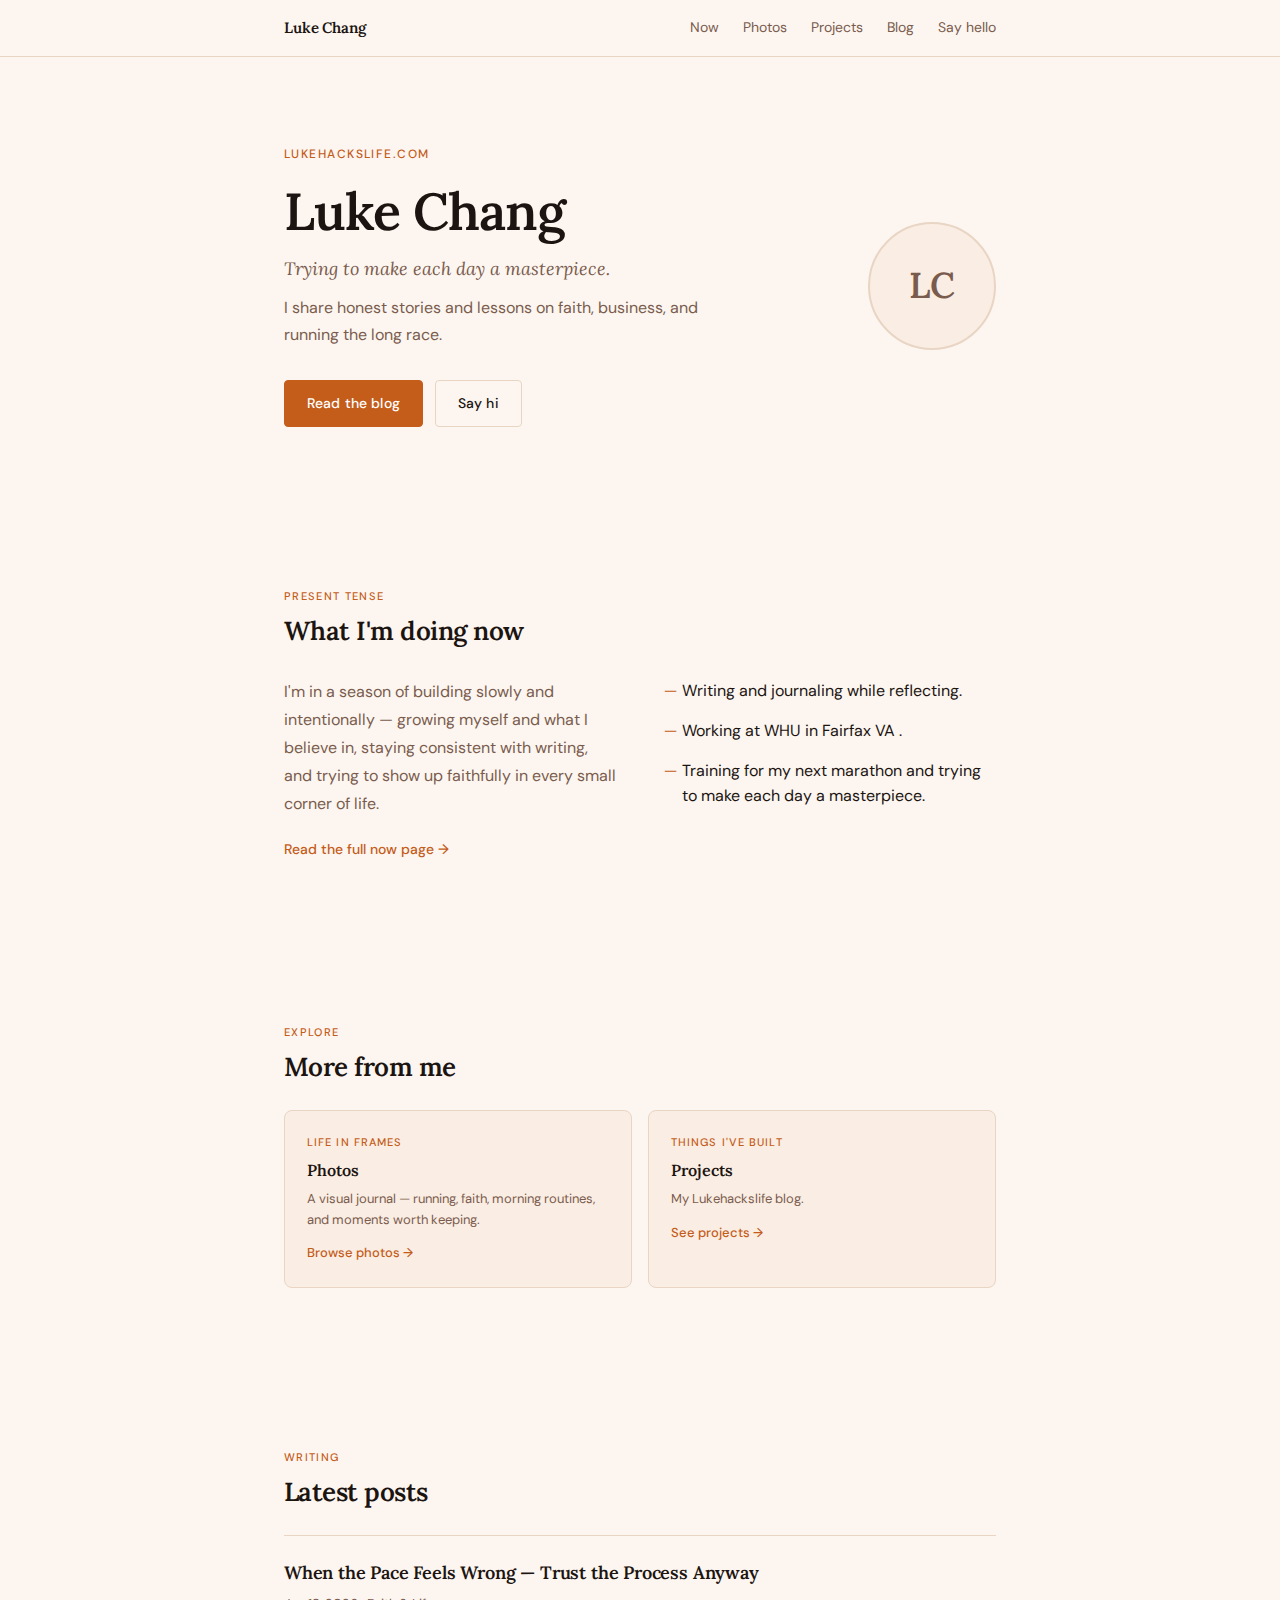
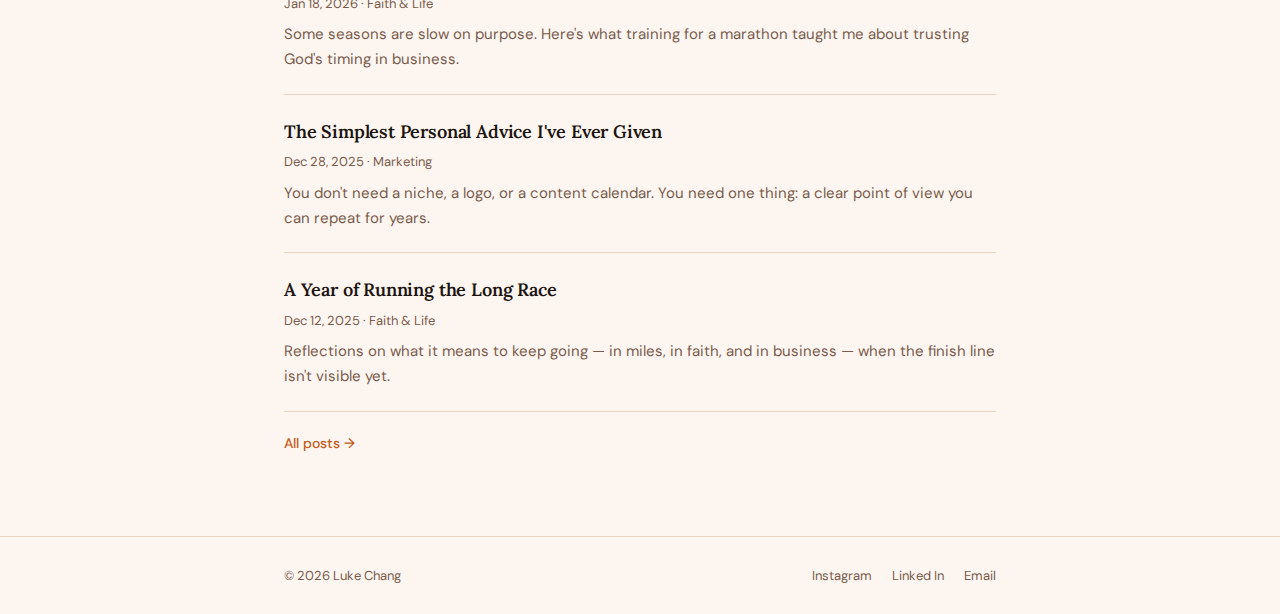
<file: index.html>
<!DOCTYPE html>
<html lang="en">
<head>
  <meta charset="UTF-8" />
  <meta name="viewport" content="width=device-width, initial-scale=1.0" />
  <title>Luke Chang — Trying to make each day a masterpiece.</title>
  <link rel="preconnect" href="https://fonts.googleapis.com" />
  <link rel="preconnect" href="https://fonts.gstatic.com" crossorigin />
  <link href="https://fonts.googleapis.com/css2?family=Lora:ital,wght@0,400;0,600;1,400&family=DM+Sans:wght@300;400;500&display=swap" rel="stylesheet" />
  <link rel="stylesheet" href="style.css" />
  <style>
    /* ─── Hero ─── */
    .hero 
    { 
      padding: 88px 0 80px; border-top: none; 
    }
    .hero-inner 
    {
      display: grid;
      grid-template-columns: 1fr auto;
      gap: 48px;
      align-items: center;
    }
    .hero-eyebrow {
      font-size: 12px; font-weight: 500;
      text-transform: uppercase; letter-spacing: 0.12em;
      color: var(--accent); margin-bottom: 18px;
    }
    .hero-name {
      font-family: var(--font-head);
      font-size: clamp(36px, 6vw, 52px);
      font-weight: 600; line-height: 1.1;
      letter-spacing: -0.02em; margin-bottom: 14px;
    }
    .hero-tagline {
      font-size: 18px; font-weight: 300;
      color: var(--ink-muted); margin-bottom: 10px;
      font-style: italic; font-family: var(--font-head);
    }
    .hero-sub {
      font-size: 16px; color: var(--ink-muted);
      max-width: 460px; margin-bottom: 32px; line-height: 1.7;
    }
    .btn-group { display: flex; gap: 12px; flex-wrap: wrap; }
    .hero-photo {
      width: 128px; height: 128px; border-radius: 50%;
      background: var(--bg-alt); border: 2px solid var(--border);
      flex-shrink: 0; overflow: hidden;
      display: flex; align-items: center; justify-content: center;
    }
    .hero-photo-initials {
      font-family: var(--font-head); font-size: 36px;
      font-weight: 600; color: var(--ink-muted);
    }

    /* ─── Preview Cards ─── */
    .preview-grid {
      display: grid;
      grid-template-columns: 1fr 1fr;
      gap: 16px;
      margin-top: 28px;
    }
    .preview-card {
      display: block;
      padding: 22px;
      background: var(--bg-alt);
      border: 1px solid var(--border);
      border-radius: 8px;
      text-decoration: none;
      transition: border-color 0.15s, transform 0.15s;
    }
    .preview-card:hover {
      border-color: var(--accent);
      transform: translateY(-2px);
      text-decoration: none;
    }
    .preview-card-label {
      font-size: 11px; font-weight: 500;
      text-transform: uppercase; letter-spacing: 0.1em;
      color: var(--accent); margin-bottom: 6px;
    }
    .preview-card-title {
      font-family: var(--font-head);
      font-size: 16px; font-weight: 600;
      color: var(--ink); margin-bottom: 6px;
    }
    .preview-card-desc {
      font-size: 13px; color: var(--ink-muted); line-height: 1.55;
    }
    .preview-card-arrow {
      display: inline-block; margin-top: 12px;
      font-size: 13px; color: var(--accent); font-weight: 500;
    }

    /* ─── Now preview ─── */
    .now-grid {
      display: grid; grid-template-columns: 1fr 1fr;
      gap: 48px; margin-top: 32px;
    }
    .now-grid p { color: var(--ink-muted); font-size: 16px; line-height: 1.75; }
    .now-list { list-style: none; display: flex; flex-direction: column; gap: 14px; }
    .now-list li {
      font-size: 16px; line-height: 1.6; color: var(--ink);
      padding-left: 18px; position: relative;
    }
    .now-list li::before {
      content: '—'; position: absolute; left: 0;
      color: var(--accent); font-weight: 300;
    }

    /* ─── Blog preview ─── */
    .post-list { margin-top: 28px; display: flex; flex-direction: column; }
    .post-item { padding: 22px 0; border-bottom: 1px solid var(--border); }
    .post-item:first-child { border-top: 1px solid var(--border); }
    .post-title {
      font-family: var(--font-head); font-size: 18px; font-weight: 600;
      color: var(--ink); text-decoration: none; letter-spacing: -0.01em;
      transition: color 0.15s;
    }
    .post-title:hover { color: var(--accent); text-decoration: none; }
    .post-meta { font-size: 13px; color: var(--ink-muted); margin: 5px 0 8px; }
    .post-excerpt { font-size: 15px; color: var(--ink-muted); line-height: 1.65; }
    .view-all {
      display: inline-block; margin-top: 20px;
      font-size: 14px; font-weight: 500; color: var(--accent);
    }

    /* ─── Work with me ─── */
    .contact-section {
      background: var(--bg-alt); border-top: 1px solid var(--border); padding: 80px 0;
    }
    .work-list { list-style: none; margin: 18px 0 28px; display: flex; flex-direction: column; gap: 10px; }
    .work-list li { font-size: 16px; color: var(--ink-muted); padding-left: 18px; position: relative; }
    .work-list li::before { content: '→'; position: absolute; left: 0; color: var(--accent); }
    .contact-aside { margin-top: 18px; font-size: 14px; color: var(--ink-muted); }
    .contact-aside a { color: var(--ink-muted); text-decoration: underline; }
    .contact-aside a:hover { color: var(--ink); }

    @media (max-width: 620px) {
      .hero { padding: 56px 0; }
      .hero-inner { grid-template-columns: 1fr; gap: 32px; }
      .hero-photo { width: 96px; height: 96px; order: -1; }
      .hero-photo-initials { font-size: 28px; }
      .now-grid { grid-template-columns: 1fr; gap: 28px; }
      .preview-grid { grid-template-columns: 1fr; }
    }
  </style>
</head>
<body>

<header>
    <div class="header-inner">
      <a href="index.html" class="logo">Luke Chang</a>
      <nav>
        <a href="now.html">Now</a>
        <a href="photos.html">Photos</a>
        <a href="projects.html">Projects</a>
        <a href="blog.html">Blog</a>
        <a href="work.html">Say hello</a>
      </nav>
    </div>
  </header>

  <!-- Hero -->
  <div class="container">
    <section class="hero" style="border-top:none;">
      <div class="hero-inner">
        <div>
          <p class="hero-eyebrow fade-1">lukehackslife.com</p>
          <h1 class="hero-name fade-2">Luke Chang</h1>
          <p class="hero-tagline fade-3">Trying to make each day a masterpiece.</p>
          <p class="hero-sub fade-4">I share honest stories and lessons on faith, business, and running the long race.</p>
          <div class="btn-group fade-5">
            <a href="blog.html" class="btn btn-primary">Read the blog</a>
            <a href="work.html" class="btn btn-ghost">Say hi</a>
          </div>
        </div>
        <div class="hero-photo fade-2">
          <span class="hero-photo-initials">LC</span>
        </div>
      </div>
    </section>
  </div>

  <!-- Now preview -->
  <div class="container">
    <section id="now">
      <p class="section-label">Present tense</p>
      <h2>What I'm doing now</h2>
      <div class="now-grid">
        <div>
          <p>I'm in a season of building slowly and intentionally — 
            growing myself and what I believe in, staying consistent with writing,
             and trying to show up faithfully in every small corner of life.</p>
        </div>
        <div>
          <ul class="now-list">
            <li>Writing and journaling  while reflecting. </li>
            <li>Working at WHU in Fairfax VA .</li>
            <li>Training for my next marathon and trying to make each day a masterpiece.</li>
          </ul>
        </div>
      </div>
      <a href="now.html" class="view-all">Read the full now page →</a>
    </section>
  </div>

  <!-- Section cards: Photos & Projects -->
  <div class="container">
    <section>
      <p class="section-label">Explore</p>
      <h2>More from me</h2>
      <div class="preview-grid">
        <a href="photos.html" class="preview-card">
          <p class="preview-card-label">Life in frames</p>
          <p class="preview-card-title">Photos</p>
          <p class="preview-card-desc">A visual journal — running, faith, morning routines, and moments worth keeping.</p>
          <span class="preview-card-arrow">Browse photos →</span>
        </a>
        <a href="projects.html" class="preview-card">
          <p class="preview-card-label">Things I've built</p>
          <p class="preview-card-title">Projects</p>
          <p class="preview-card-desc">My Lukehackslife blog.</p>
          <span class="preview-card-arrow">See projects →</span>
        </a>
      </div>
    </section>
  </div>

  <!-- Blog preview -->
  <div class="container">
    <section id="blog">
      <p class="section-label">Writing</p>
      <h2>Latest posts</h2>
      <div class="post-list">
        <article class="post-item">
          <a href="blog-post.html" class="post-title">When the Pace Feels Wrong — Trust the Process Anyway</a>
          <p class="post-meta">Jan 18, 2026 · Faith &amp; Life</p>
          <p class="post-excerpt">Some seasons are slow on purpose. Here's what training for a marathon taught me about trusting God's timing in business.</p>
        </article>
        <article class="post-item">
          <a href="blog-post.html" class="post-title">The Simplest Personal Advice I've Ever Given</a>
          <p class="post-meta">Dec 28, 2025 · Marketing</p>
          <p class="post-excerpt">You don't need a niche, a logo, or a content calendar. You need one thing: a clear point of view you can repeat for years.</p>
        </article>
        <article class="post-item">
          <a href="blog-post.html" class="post-title">A Year of Running the Long Race</a>
          <p class="post-meta">Dec 12, 2025 · Faith &amp; Life</p>
          <p class="post-excerpt">Reflections on what it means to keep going — in miles, in faith, and in business — when the finish line isn't visible yet.</p>
        </article>
      </div>
      <a href="blog.html" class="view-all">All posts →</a>
    </section>
  </div>

  <!-- 
  <section class="contact-section" id="contact">
    <div class="container">
      <p class="section-label">Let's work together</p>
      <h2>Work with me</h2>
      <ul class="work-list">
        <li>Personal brand strategy — finding your voice and building an audience that trusts you.</li>
        <li>Content marketing — turning your ideas into writing that actually moves people.</li>
        <li>Business growth consulting — practical, no-fluff guidance for solopreneurs and small teams.</li>
      </ul>
      <a href="work.html" class="btn btn-primary">See how I can help</a>
      <p class="contact-aside">Or find me on <a href="#">Instagram @lukehackslife</a> and <a href="#">YouTube</a>.</p>
    </div>
  </section>
  Work with me -->

  <footer>
    <div class="footer-inner">
      <span>© 2026 Luke Chang</span>
      <div class="footer-links">
        <a href="https://www.instagram.com/lukehackslife/">Instagram</a>
        <a href="https://www.linkedin.com/in/wooyoung-chang/">Linked In</a>
        <a href="mailto:luke@lukehackslife.com">Email</a>
      </div>
    </div>
  </footer>

</body>
</html>
</file>
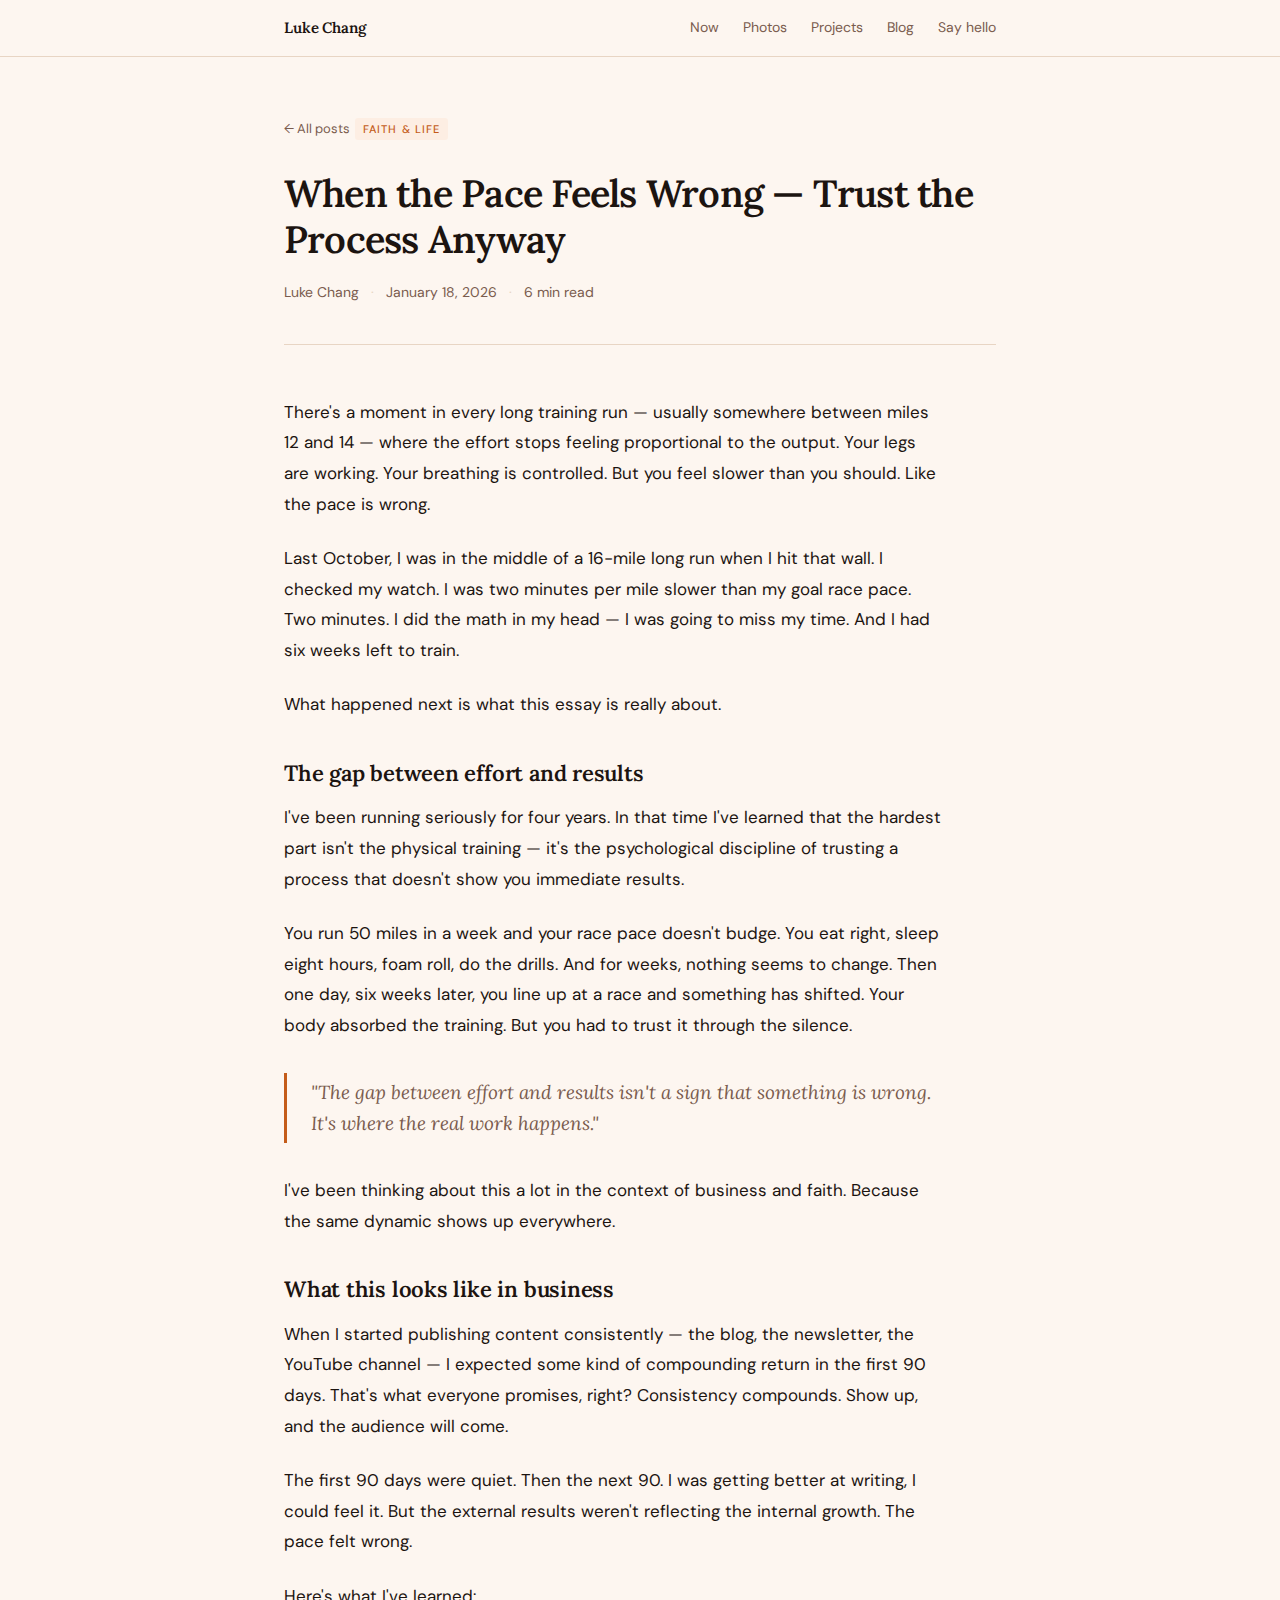
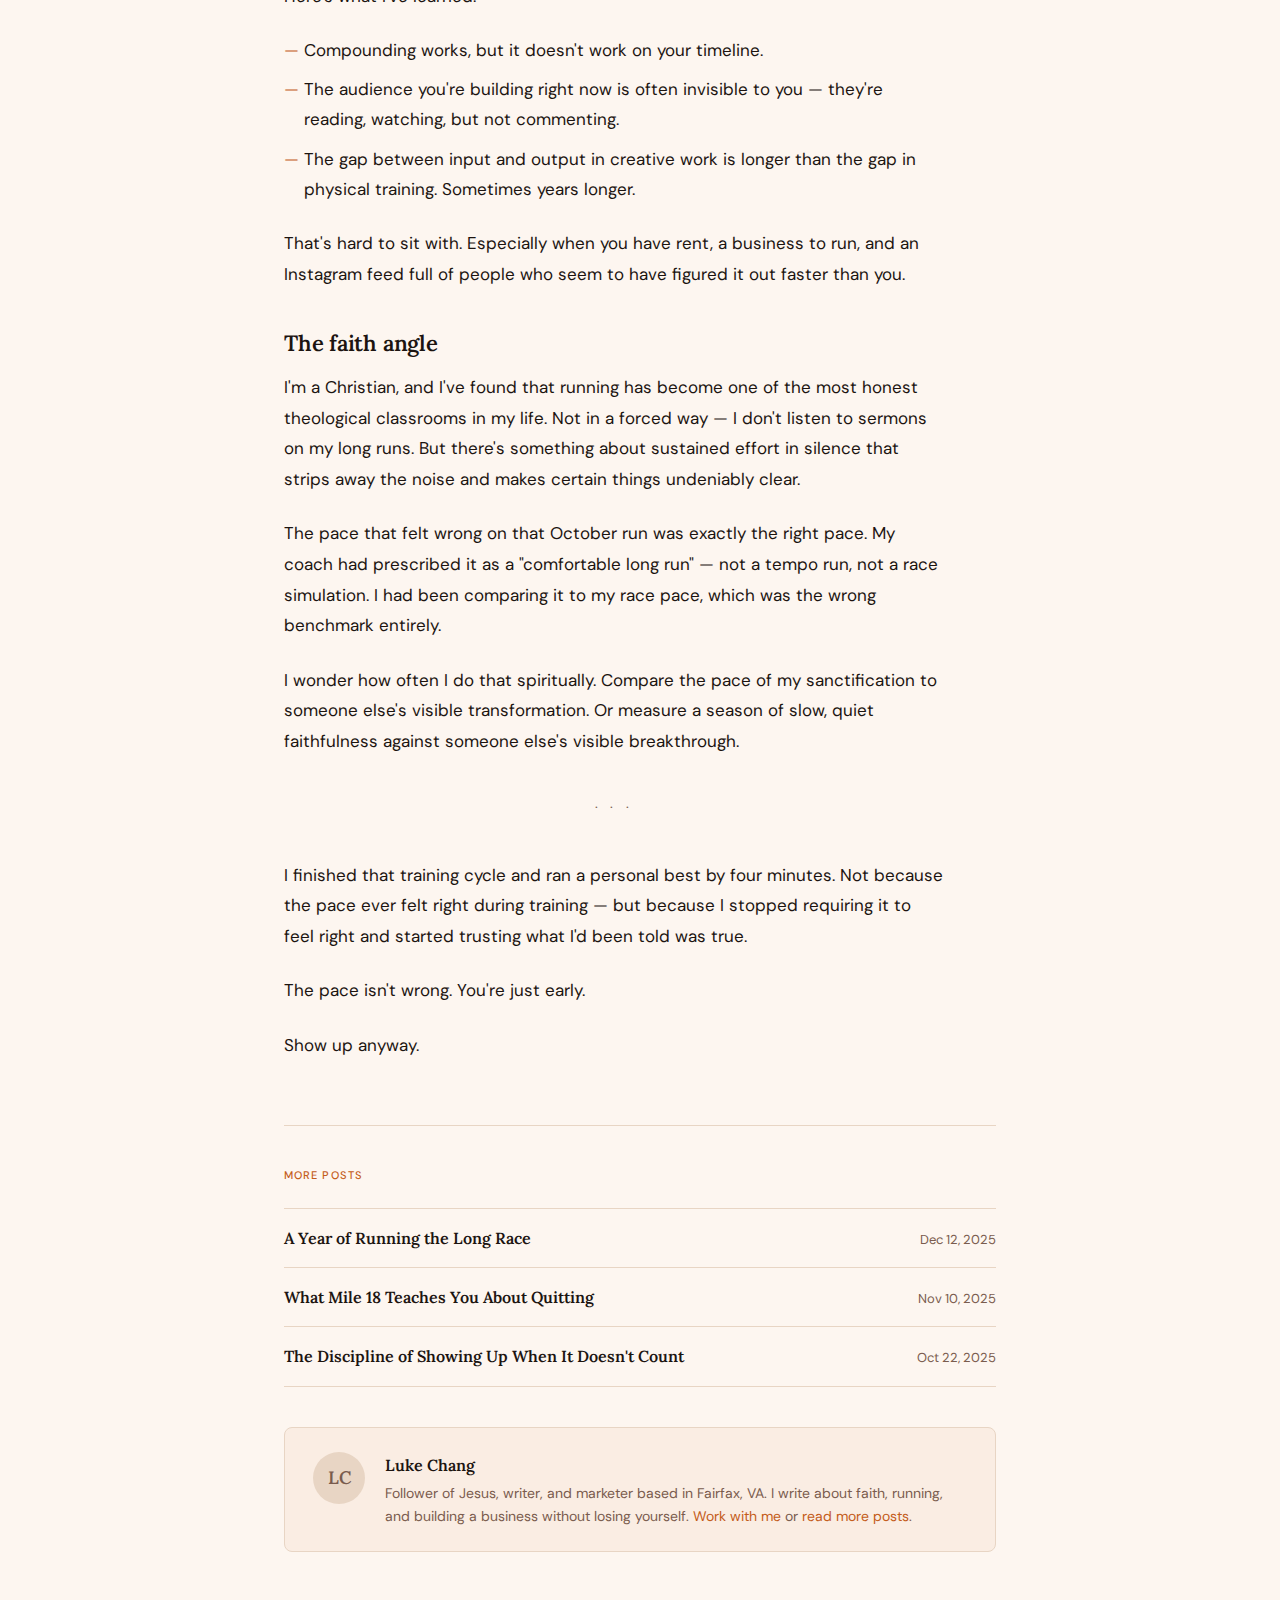
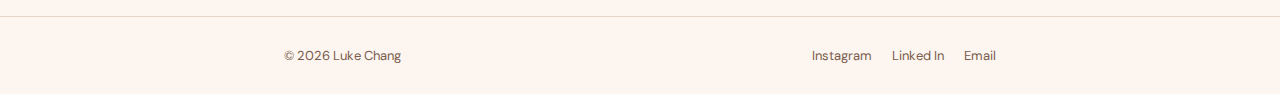
<file: blog-post.html>
<!DOCTYPE html>
<html lang="en">
<head>
  <meta charset="UTF-8" />
  <meta name="viewport" content="width=device-width, initial-scale=1.0" />
  <title>When the Pace Feels Wrong — Luke Chang</title>
  <link rel="preconnect" href="https://fonts.googleapis.com" />
  <link rel="preconnect" href="https://fonts.gstatic.com" crossorigin />
  <link href="https://fonts.googleapis.com/css2?family=Lora:ital,wght@0,400;0,600;1,400&family=DM+Sans:wght@300;400;500&display=swap" rel="stylesheet" />
  <link rel="stylesheet" href="style.css" />
  <style>
    .post-header { padding: 56px 0 40px; border-bottom: 1px solid var(--border); }

    .post-tag {
      display: inline-block;
      font-size: 11px; font-weight: 500;
      text-transform: uppercase; letter-spacing: 0.1em;
      color: var(--accent); background: var(--accent-light);
      border-radius: 3px; padding: 2px 8px; margin-bottom: 18px;
    }

    .post-h1 {
      font-family: var(--font-head);
      font-size: clamp(26px, 5vw, 38px);
      font-weight: 600; letter-spacing: -0.02em;
      line-height: 1.2; color: var(--ink); margin-bottom: 18px;
    }

    .post-byline {
      display: flex; align-items: center; gap: 12px;
      font-size: 14px; color: var(--ink-muted);
    }
    .byline-dot { color: var(--border); }

    /* ─── Article body ─── */
    .post-body { padding: 52px 0 64px; max-width: 660px; }

    .post-body p {
      font-size: 17px; line-height: 1.8;
      color: var(--ink); margin-bottom: 24px;
    }
    .post-body p:last-child { margin-bottom: 0; }

    .post-body h2 {
      font-family: var(--font-head);
      font-size: 22px; font-weight: 600;
      letter-spacing: -0.01em; color: var(--ink);
      margin: 40px 0 16px;
    }

    .post-body h3 {
      font-family: var(--font-head);
      font-size: 18px; font-weight: 600;
      color: var(--ink); margin: 32px 0 12px;
    }

    .post-body blockquote {
      border-left: 3px solid var(--accent);
      padding: 4px 0 4px 24px;
      margin: 32px 0;
      font-family: var(--font-head);
      font-style: italic;
      font-size: 19px; line-height: 1.65;
      color: var(--ink-muted);
    }

    .post-body ul {
      margin: 0 0 24px 0;
      padding-left: 0;
      list-style: none;
      display: flex; flex-direction: column; gap: 10px;
    }
    .post-body ul li {
      font-size: 17px; line-height: 1.75; color: var(--ink);
      padding-left: 20px; position: relative;
    }
    .post-body ul li::before {
      content: '—'; position: absolute; left: 0; color: var(--accent);
    }

    .post-divider {
      text-align: center; color: var(--ink-muted);
      letter-spacing: 0.3em; font-size: 14px;
      margin: 40px 0; user-select: none;
    }

    /* ─── Post footer ─── */
    .post-footer {
      border-top: 1px solid var(--border);
      padding: 40px 0 64px;
    }

    .post-footer-label {
      font-size: 11px; font-weight: 500;
      text-transform: uppercase; letter-spacing: 0.1em;
      color: var(--accent); margin-bottom: 24px;
    }

    .related-posts { display: flex; flex-direction: column; gap: 0; }
    .related-item {
      display: flex; justify-content: space-between;
      align-items: baseline; gap: 16px;
      padding: 16px 0; border-bottom: 1px solid var(--border);
    }
    .related-item:first-child { border-top: 1px solid var(--border); }
    .related-title {
      font-family: var(--font-head); font-size: 16px;
      font-weight: 600; color: var(--ink); text-decoration: none;
      transition: color 0.15s;
    }
    .related-title:hover { color: var(--accent); text-decoration: none; }
    .related-meta { font-size: 13px; color: var(--ink-muted); white-space: nowrap; }

    .author-block {
      background: var(--bg-alt); border: 1px solid var(--border);
      border-radius: 8px; padding: 24px 28px;
      display: flex; gap: 20px; align-items: flex-start;
      margin-top: 40px;
    }
    .author-avatar {
      width: 52px; height: 52px; border-radius: 50%;
      background: var(--border); flex-shrink: 0;
      display: flex; align-items: center; justify-content: center;
      font-family: var(--font-head); font-size: 18px;
      font-weight: 600; color: var(--ink-muted);
    }
    .author-name {
      font-family: var(--font-head); font-size: 16px;
      font-weight: 600; color: var(--ink); margin-bottom: 4px;
    }
    .author-bio { font-size: 14px; color: var(--ink-muted); line-height: 1.6; }

    @media (max-width: 620px) {
      .related-item { flex-direction: column; gap: 4px; }
      .author-block { flex-direction: column; gap: 12px; }
    }
  </style>
</head>
<body>

  <header>
    <div class="header-inner">
      <a href="index.html" class="logo">Luke Chang</a>
      <nav>
        <a href="now.html">Now</a>
        <a href="photos.html">Photos</a>
        <a href="projects.html">Projects</a>
        <a href="blog.html">Blog</a>
        <a href="work.html">Say hello</a>
      </nav>
    </div>
  </header>

  <div class="container">
    <div class="post-header">
      <a href="blog.html" class="back-link">← All posts</a>
      <span class="post-tag fade-1">Faith &amp; Life</span>
      <h1 class="post-h1 fade-2">When the Pace Feels Wrong — Trust the Process Anyway</h1>
      <div class="post-byline fade-3">
        <span>Luke Chang</span>
        <span class="byline-dot">·</span>
        <span>January 18, 2026</span>
        <span class="byline-dot">·</span>
        <span>6 min read</span>
      </div>
    </div>

    <article class="post-body fade-3">

      <p>There's a moment in every long training run — usually somewhere between miles 12 and 14 — where the effort stops feeling proportional to the output. Your legs are working. Your breathing is controlled. But you feel slower than you should. Like the pace is wrong.</p>

      <p>Last October, I was in the middle of a 16-mile long run when I hit that wall. I checked my watch. I was two minutes per mile slower than my goal race pace. Two minutes. I did the math in my head — I was going to miss my time. And I had six weeks left to train.</p>

      <p>What happened next is what this essay is really about.</p>

      <h2>The gap between effort and results</h2>

      <p>I've been running seriously for four years. In that time I've learned that the hardest part isn't the physical training — it's the psychological discipline of trusting a process that doesn't show you immediate results.</p>

      <p>You run 50 miles in a week and your race pace doesn't budge. You eat right, sleep eight hours, foam roll, do the drills. And for weeks, nothing seems to change. Then one day, six weeks later, you line up at a race and something has shifted. Your body absorbed the training. But you had to trust it through the silence.</p>

      <blockquote>"The gap between effort and results isn't a sign that something is wrong. It's where the real work happens."</blockquote>

      <p>I've been thinking about this a lot in the context of business and faith. Because the same dynamic shows up everywhere.</p>

      <h2>What this looks like in business</h2>

      <p>When I started publishing content consistently — the blog, the newsletter, the YouTube channel — I expected some kind of compounding return in the first 90 days. That's what everyone promises, right? Consistency compounds. Show up, and the audience will come.</p>

      <p>The first 90 days were quiet. Then the next 90. I was getting better at writing, I could feel it. But the external results weren't reflecting the internal growth. The pace felt wrong.</p>

      <p>Here's what I've learned:</p>

      <ul>
        <li>Compounding works, but it doesn't work on your timeline.</li>
        <li>The audience you're building right now is often invisible to you — they're reading, watching, but not commenting.</li>
        <li>The gap between input and output in creative work is longer than the gap in physical training. Sometimes years longer.</li>
      </ul>

      <p>That's hard to sit with. Especially when you have rent, a business to run, and an Instagram feed full of people who seem to have figured it out faster than you.</p>

      <h2>The faith angle</h2>

      <p>I'm a Christian, and I've found that running has become one of the most honest theological classrooms in my life. Not in a forced way — I don't listen to sermons on my long runs. But there's something about sustained effort in silence that strips away the noise and makes certain things undeniably clear.</p>

      <p>The pace that felt wrong on that October run was exactly the right pace. My coach had prescribed it as a "comfortable long run" — not a tempo run, not a race simulation. I had been comparing it to my race pace, which was the wrong benchmark entirely.</p>

      <p>I wonder how often I do that spiritually. Compare the pace of my sanctification to someone else's visible transformation. Or measure a season of slow, quiet faithfulness against someone else's visible breakthrough.</p>

      <div class="post-divider">· · ·</div>

      <p>I finished that training cycle and ran a personal best by four minutes. Not because the pace ever felt right during training — but because I stopped requiring it to feel right and started trusting what I'd been told was true.</p>

      <p>The pace isn't wrong. You're just early.</p>

      <p>Show up anyway.</p>

    </article>

    <div class="post-footer">
      <p class="post-footer-label">More posts</p>
      <div class="related-posts">
        <div class="related-item">
          <a href="blog-post.html" class="related-title">A Year of Running the Long Race</a>
          <span class="related-meta">Dec 12, 2025</span>
        </div>
        <div class="related-item">
          <a href="blog-post.html" class="related-title">What Mile 18 Teaches You About Quitting</a>
          <span class="related-meta">Nov 10, 2025</span>
        </div>
        <div class="related-item">
          <a href="blog-post.html" class="related-title">The Discipline of Showing Up When It Doesn't Count</a>
          <span class="related-meta">Oct 22, 2025</span>
        </div>
      </div>

      <div class="author-block">
        <div class="author-avatar">LC</div>
        <div>
          <p class="author-name">Luke Chang</p>
          <p class="author-bio">Follower of Jesus, writer, and marketer based in Fairfax, VA. I write about faith, running, and building a business without losing yourself. <a href="work.html">Work with me</a> or <a href="blog.html">read more posts</a>.</p>
        </div>
      </div>
    </div>
  </div>

  <footer>
    <div class="footer-inner">
      <span>© 2026 Luke Chang</span>
      <div class="footer-links">
        <a href="https://www.instagram.com/lukehackslife/">Instagram</a>
        <a href="https://www.linkedin.com/in/wooyoung-chang/">Linked In</a>
        <a href="mailto:luke@lukehackslife.com">Email</a>
      </div>
    </div>
  </footer>

</body>
</html>
</file>
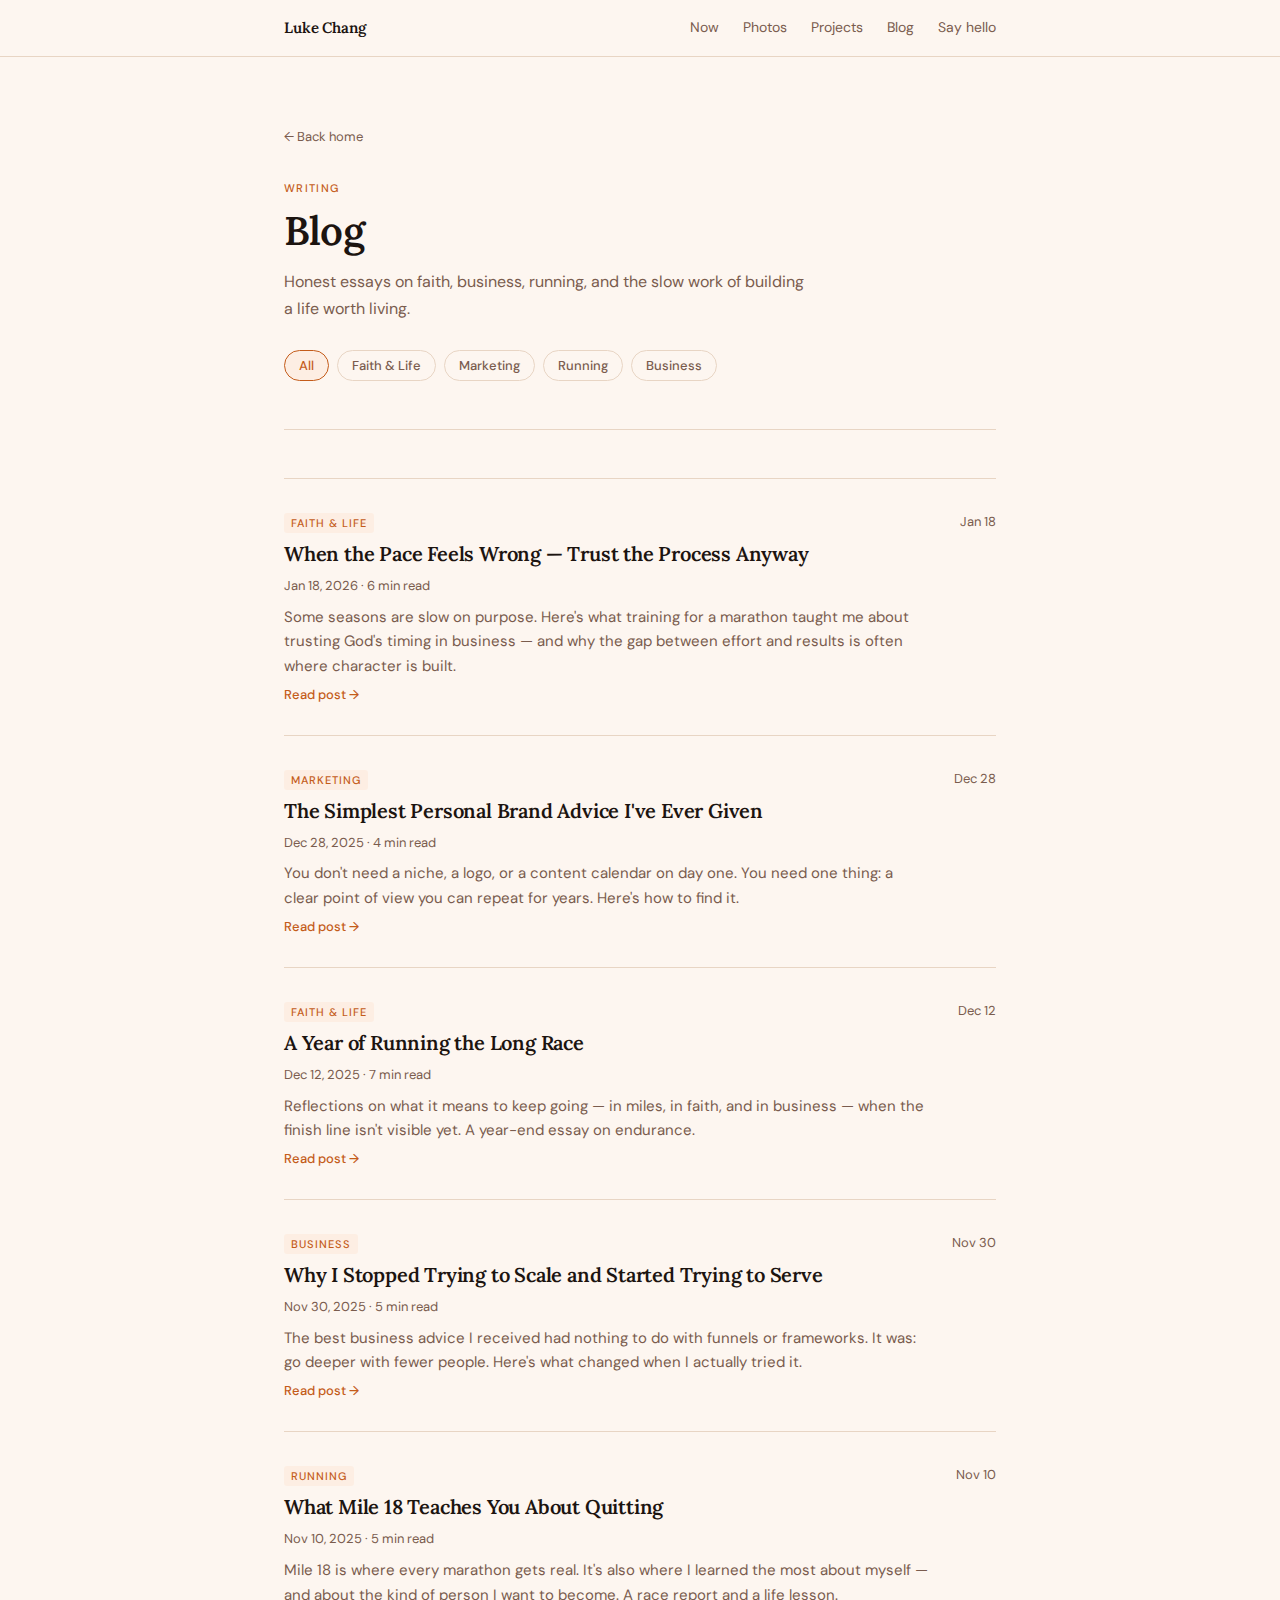
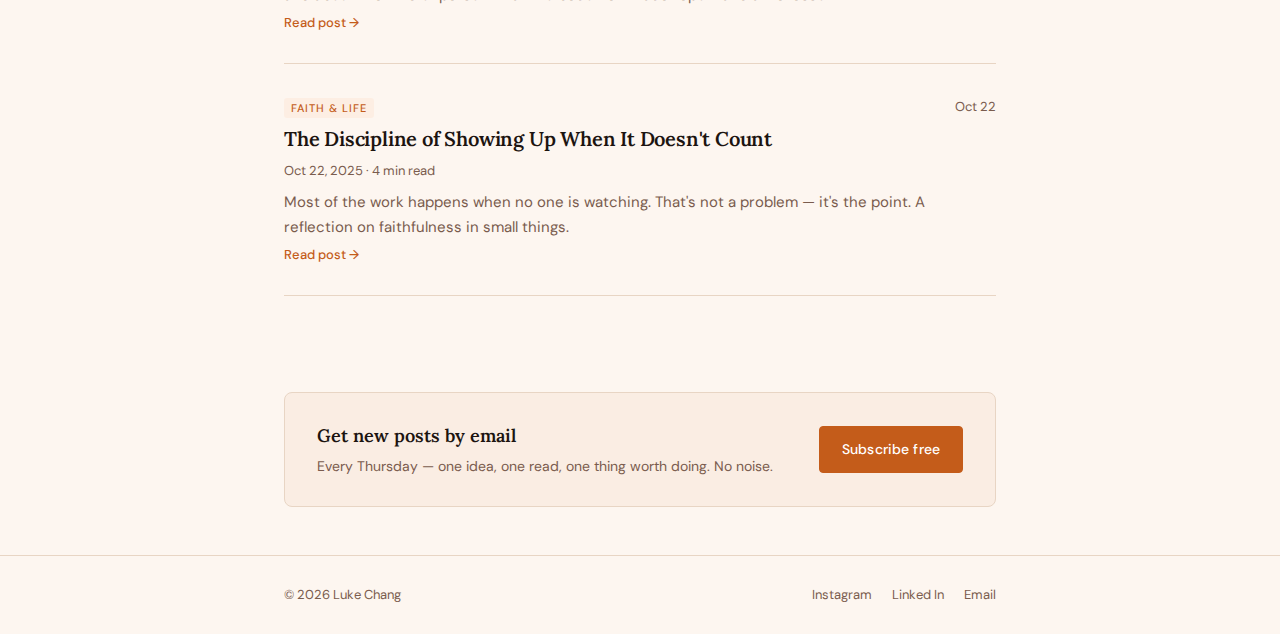
<file: blog.html>
<!DOCTYPE html>
<html lang="en">
<head>
  <meta charset="UTF-8" />
  <meta name="viewport" content="width=device-width, initial-scale=1.0" />
  <title>Blog — Luke Chang</title>
  <link rel="preconnect" href="https://fonts.googleapis.com" />
  <link rel="preconnect" href="https://fonts.gstatic.com" crossorigin />
  <link href="https://fonts.googleapis.com/css2?family=Lora:ital,wght@0,400;0,600;1,400&family=DM+Sans:wght@300;400;500&display=swap" rel="stylesheet" />
  <link rel="stylesheet" href="style.css" />
  <style>
    .filter-bar {
      display: flex; gap: 8px; flex-wrap: wrap; margin: 28px 0 0;
    }
    .filter-btn {
      padding: 6px 14px; border-radius: 20px;
      font-size: 13px; font-weight: 500;
      border: 1.5px solid var(--border);
      background: transparent; color: var(--ink-muted);
      cursor: pointer; transition: all 0.15s;
      font-family: var(--font-body);
    }
    .filter-btn:hover, .filter-btn.active {
      border-color: var(--accent);
      color: var(--accent); background: var(--accent-light);
    }

    .posts-section { padding: 48px 0; border-top: none; }

    .post-item {
      padding: 28px 0;
      border-bottom: 1px solid var(--border);
      display: grid;
      grid-template-columns: 1fr auto;
      gap: 24px;
      align-items: start;
    }
    .post-item:first-child { border-top: 1px solid var(--border); }

    .post-tag {
      display: inline-block;
      font-size: 11px; font-weight: 500;
      text-transform: uppercase; letter-spacing: 0.09em;
      color: var(--accent); background: var(--accent-light);
      border-radius: 3px; padding: 1px 7px;
      margin-bottom: 8px;
    }

    .post-title {
      font-family: var(--font-head);
      font-size: 20px; font-weight: 600;
      color: var(--ink); text-decoration: none;
      letter-spacing: -0.01em; line-height: 1.3;
      display: block; margin-bottom: 8px;
      transition: color 0.15s;
    }
    .post-title:hover { color: var(--accent); text-decoration: none; }

    .post-meta { font-size: 13px; color: var(--ink-muted); margin-bottom: 8px; }

    .post-excerpt {
      font-size: 15px; color: var(--ink-muted); line-height: 1.65;
    }

    .post-read-link {
      font-size: 13px; color: var(--accent);
      font-weight: 500; white-space: nowrap;
      margin-top: 4px;
    }
    .post-read-link:hover { text-decoration: underline; }

    .post-date-col {
      text-align: right;
      font-size: 13px; color: var(--ink-muted);
      padding-top: 4px; flex-shrink: 0;
    }

    .newsletter-cta {
      background: var(--bg-alt);
      border: 1px solid var(--border);
      border-radius: 8px;
      padding: 28px 32px;
      margin: 48px 0;
      display: flex;
      align-items: center;
      justify-content: space-between;
      gap: 24px;
    }
    .cta-text h3 {
      font-family: var(--font-head);
      font-size: 18px; font-weight: 600;
      color: var(--ink); margin-bottom: 4px;
    }
    .cta-text p { font-size: 14px; color: var(--ink-muted); }

    @media (max-width: 620px) {
      .post-item { grid-template-columns: 1fr; gap: 0; }
      .post-date-col { text-align: left; margin-bottom: 4px; }
      .newsletter-cta { flex-direction: column; align-items: flex-start; }
    }
  </style>
</head>
<body>

  <header>
    <div class="header-inner">
      <a href="index.html" class="logo">Luke Chang</a>
      <nav>
        <a href="now.html">Now</a>
        <a href="photos.html">Photos</a>
        <a href="projects.html">Projects</a>
        <a href="blog.html">Blog</a>
        <a href="work.html">Say hello</a>
      </nav>
    </div>
  </header>

  <div class="container">
    <div class="page-header">
      <a href="index.html" class="back-link">← Back home</a>
      <p class="section-label fade-1">Writing</p>
      <h1 class="page-title fade-2">Blog</h1>
      <p class="page-subtitle fade-3">Honest essays on faith, business, running, and the slow work of building a life worth living.</p>
      <div class="filter-bar fade-4">
        <button class="filter-btn active">All</button>
        <button class="filter-btn">Faith &amp; Life</button>
        <button class="filter-btn">Marketing</button>
        <button class="filter-btn">Running</button>
        <button class="filter-btn">Business</button>
      </div>
    </div>

    <section class="posts-section">

      <article class="post-item fade-2">
        <div>
          <span class="post-tag">Faith &amp; Life</span>
          <a href="blog-post.html" class="post-title">When the Pace Feels Wrong — Trust the Process Anyway</a>
          <p class="post-meta">Jan 18, 2026 · 6 min read</p>
          <p class="post-excerpt">Some seasons are slow on purpose. Here's what training for a marathon taught me about trusting God's timing in business — and why the gap between effort and results is often where character is built.</p>
          <a href="blog-post.html" class="post-read-link">Read post →</a>
        </div>
        <div class="post-date-col">Jan 18</div>
      </article>

      <article class="post-item fade-3">
        <div>
          <span class="post-tag">Marketing</span>
          <a href="blog-post.html" class="post-title">The Simplest Personal Brand Advice I've Ever Given</a>
          <p class="post-meta">Dec 28, 2025 · 4 min read</p>
          <p class="post-excerpt">You don't need a niche, a logo, or a content calendar on day one. You need one thing: a clear point of view you can repeat for years. Here's how to find it.</p>
          <a href="blog-post.html" class="post-read-link">Read post →</a>
        </div>
        <div class="post-date-col">Dec 28</div>
      </article>

      <article class="post-item fade-3">
        <div>
          <span class="post-tag">Faith &amp; Life</span>
          <a href="blog-post.html" class="post-title">A Year of Running the Long Race</a>
          <p class="post-meta">Dec 12, 2025 · 7 min read</p>
          <p class="post-excerpt">Reflections on what it means to keep going — in miles, in faith, and in business — when the finish line isn't visible yet. A year-end essay on endurance.</p>
          <a href="blog-post.html" class="post-read-link">Read post →</a>
        </div>
        <div class="post-date-col">Dec 12</div>
      </article>

      <article class="post-item fade-4">
        <div>
          <span class="post-tag">Business</span>
          <a href="blog-post.html" class="post-title">Why I Stopped Trying to Scale and Started Trying to Serve</a>
          <p class="post-meta">Nov 30, 2025 · 5 min read</p>
          <p class="post-excerpt">The best business advice I received had nothing to do with funnels or frameworks. It was: go deeper with fewer people. Here's what changed when I actually tried it.</p>
          <a href="blog-post.html" class="post-read-link">Read post →</a>
        </div>
        <div class="post-date-col">Nov 30</div>
      </article>

      <article class="post-item fade-4">
        <div>
          <span class="post-tag">Running</span>
          <a href="blog-post.html" class="post-title">What Mile 18 Teaches You About Quitting</a>
          <p class="post-meta">Nov 10, 2025 · 5 min read</p>
          <p class="post-excerpt">Mile 18 is where every marathon gets real. It's also where I learned the most about myself — and about the kind of person I want to become. A race report and a life lesson.</p>
          <a href="blog-post.html" class="post-read-link">Read post →</a>
        </div>
        <div class="post-date-col">Nov 10</div>
      </article>

      <article class="post-item fade-5">
        <div>
          <span class="post-tag">Faith &amp; Life</span>
          <a href="blog-post.html" class="post-title">The Discipline of Showing Up When It Doesn't Count</a>
          <p class="post-meta">Oct 22, 2025 · 4 min read</p>
          <p class="post-excerpt">Most of the work happens when no one is watching. That's not a problem — it's the point. A reflection on faithfulness in small things.</p>
          <a href="blog-post.html" class="post-read-link">Read post →</a>
        </div>
        <div class="post-date-col">Oct 22</div>
      </article>

    </section>

    <div class="newsletter-cta">
      <div class="cta-text">
        <h3>Get new posts by email</h3>
        <p>Every Thursday — one idea, one read, one thing worth doing. No noise.</p>
      </div>
      <a href="#" class="btn btn-primary" style="white-space:nowrap;">Subscribe free</a>
    </div>

  </div>
  
  <footer>
    <div class="footer-inner">
      <span>© 2026 Luke Chang</span>
      <div class="footer-links">
        <a href="https://www.instagram.com/lukehackslife/">Instagram</a>
        <a href="https://www.linkedin.com/in/wooyoung-chang/">Linked In</a>
        <a href="mailto:luke@lukehackslife.com">Email</a>
      </div>
    </div>
  </footer>

  <script>
    document.querySelectorAll('.filter-btn').forEach(btn => {
      btn.addEventListener('click', () => {
        document.querySelectorAll('.filter-btn').forEach(b => b.classList.remove('active'));
        btn.classList.add('active');
      });
    });
  </script>

</body>
</html>
</file>
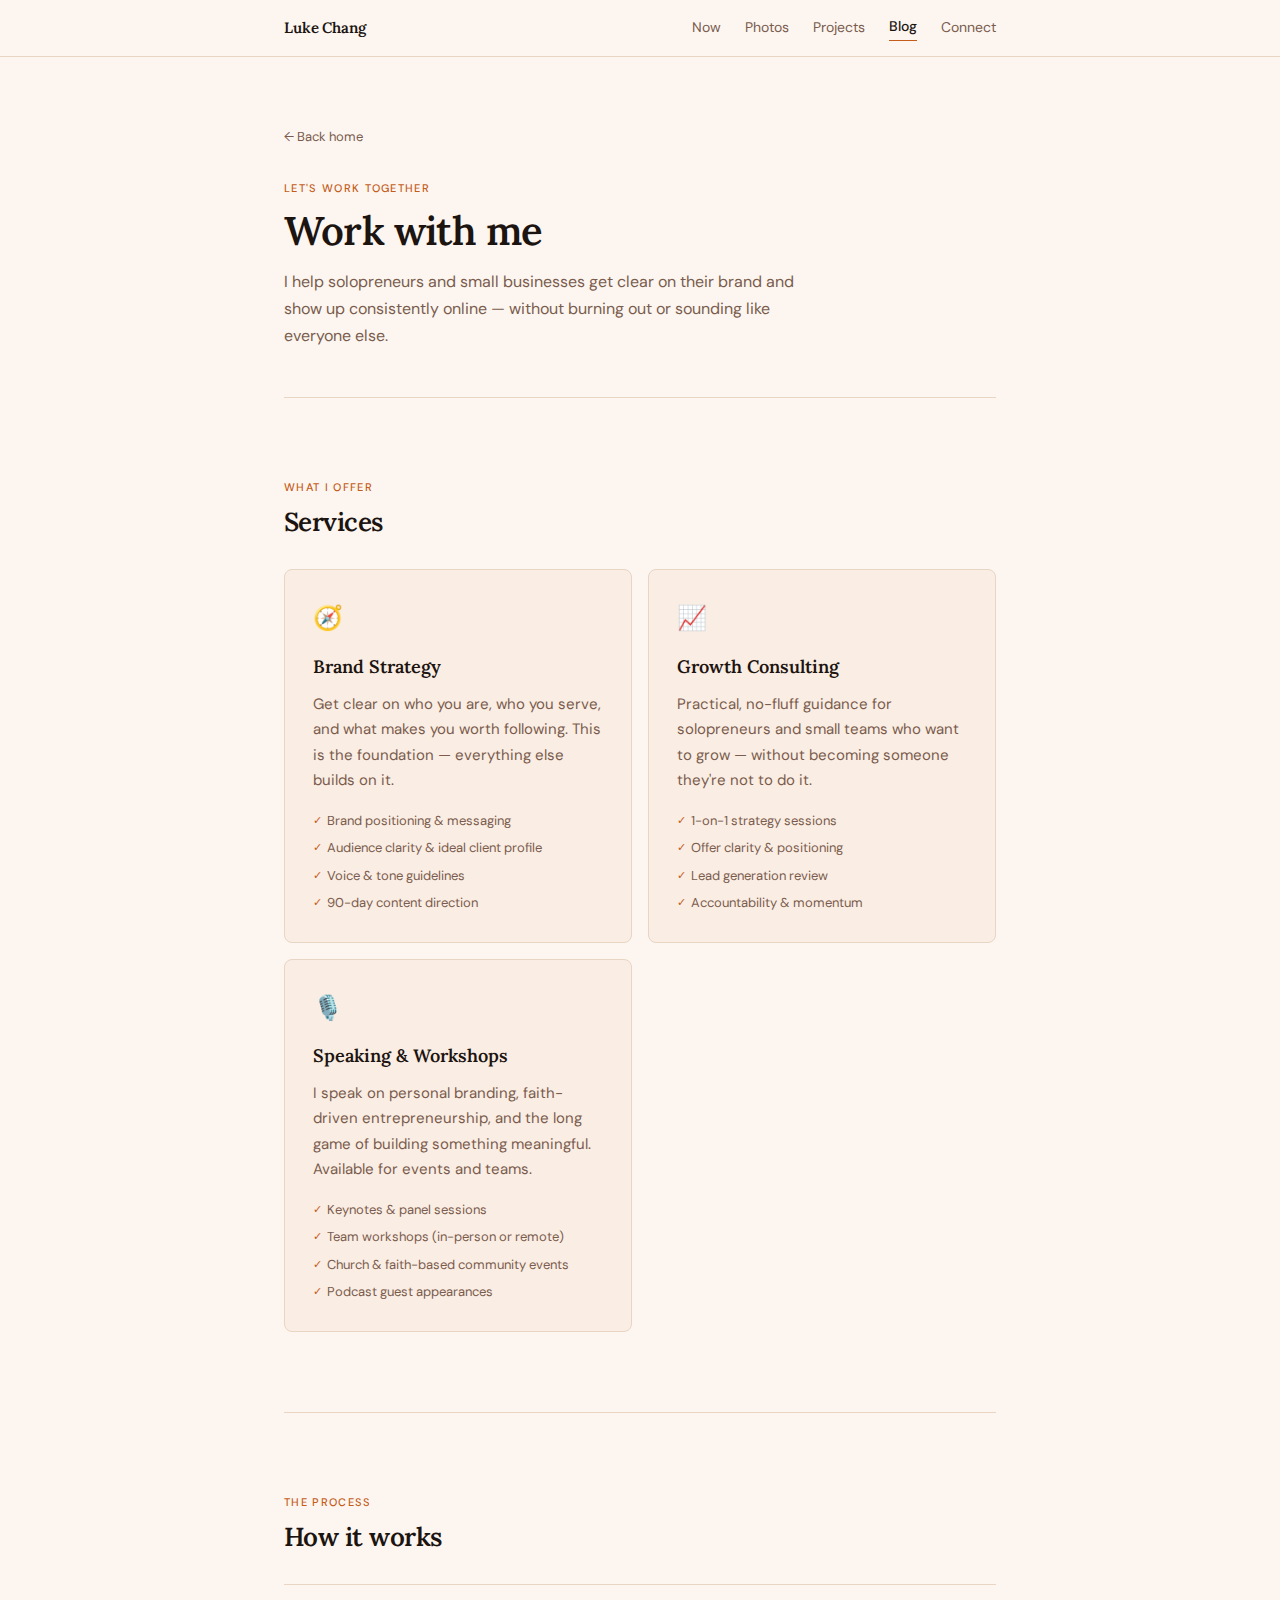
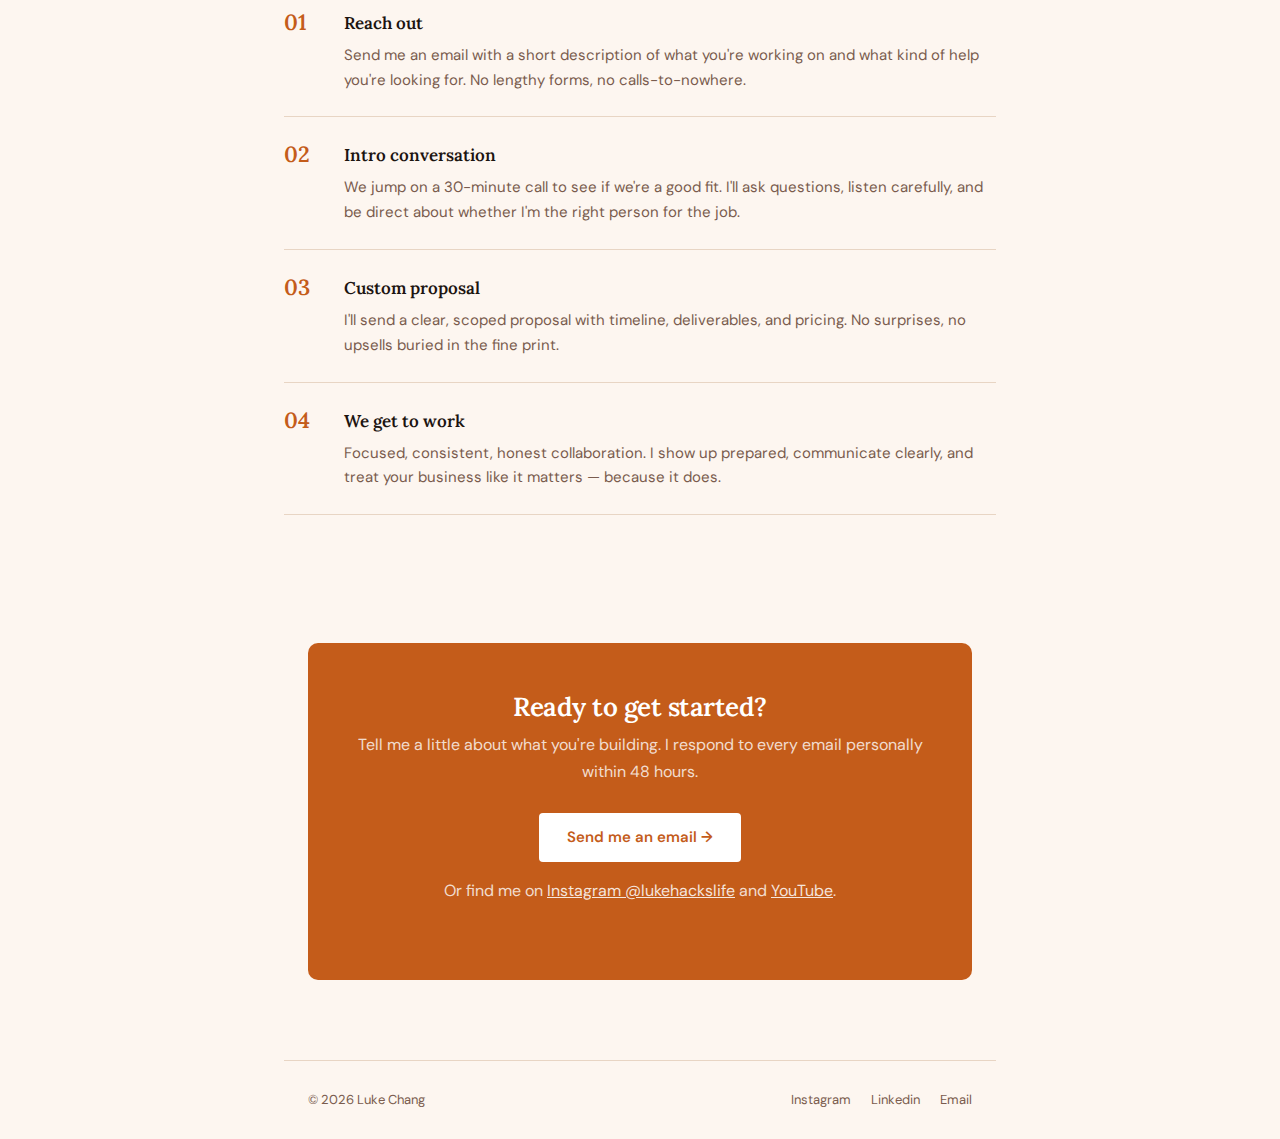
<file: Connect.html>
<!DOCTYPE html>
<html lang="en">
<head>
  <meta charset="UTF-8" />
  <meta name="viewport" content="width=device-width, initial-scale=1.0" />
  <title>Connect with me — Luke Chang</title>
  <link rel="preconnect" href="https://fonts.googleapis.com" />
  <link rel="preconnect" href="https://fonts.gstatic.com" crossorigin />
  <link href="https://fonts.googleapis.com/css2?family=Lora:ital,wght@0,400;0,600;1,400&family=DM+Sans:wght@300;400;500&display=swap" rel="stylesheet" />
  <link rel="stylesheet" href="style.css" />
  <style>
    /* ─── Services ─── */
    .services-grid {
      display: grid;
      grid-template-columns: 1fr 1fr;
      gap: 16px;
      margin-top: 32px;
    }

    .service-card {
      background: var(--bg-alt);
      border: 1px solid var(--border);
      border-radius: 8px;
      padding: 28px;
      transition: border-color 0.15s;
    }
    .service-card:hover { border-color: var(--accent); }

    .service-icon { font-size: 24px; margin-bottom: 14px; }

    .service-title {
      font-family: var(--font-head);
      font-size: 18px; font-weight: 600;
      color: var(--ink); margin-bottom: 10px;
    }

    .service-desc {
      font-size: 15px; color: var(--ink-muted); line-height: 1.7;
      margin-bottom: 16px;
    }

    .service-includes {
      list-style: none; display: flex; flex-direction: column; gap: 6px;
    }
    .service-includes li {
      font-size: 13px; color: var(--ink-muted);
      padding-left: 14px; position: relative;
    }
    .service-includes li::before {
      content: '✓'; position: absolute; left: 0;
      color: var(--accent); font-size: 11px; top: 1px;
    }

    /* ─── How it works ─── */
    .steps { margin-top: 32px; display: flex; flex-direction: column; gap: 0; }

    .step {
      display: grid;
      grid-template-columns: 40px 1fr;
      gap: 20px;
      padding: 24px 0;
      border-bottom: 1px solid var(--border);
      align-items: start;
    }
    .step:first-child { border-top: 1px solid var(--border); }

    .step-num {
      font-family: var(--font-head);
      font-size: 22px; font-weight: 600;
      color: var(--accent); line-height: 1;
      padding-top: 2px;
    }

    .step-title {
      font-family: var(--font-head);
      font-size: 17px; font-weight: 600;
      color: var(--ink); margin-bottom: 6px;
    }

    .step-desc {
      font-size: 15px; color: var(--ink-muted); line-height: 1.65;
    }

    /* ─── Testimonials ─── */
    .testimonials { margin-top: 32px; display: flex; flex-direction: column; gap: 20px; }

    .testimonial {
      background: var(--bg-alt);
      border: 1px solid var(--border);
      border-radius: 8px;
      padding: 24px 28px;
    }

    .testimonial-text {
      font-family: var(--font-head);
      font-style: italic; font-size: 17px;
      color: var(--ink); line-height: 1.7; margin-bottom: 16px;
    }

    .testimonial-author {
      font-size: 13px; color: var(--ink-muted); font-weight: 500;
    }

    /* ─── CTA block ─── */
    .cta-block {
      background: var(--accent);
      border-radius: 10px;
      padding: 48px 40px;
      text-align: center;
      margin: 48px 0 80px;
    }
    .cta-block h2 {
      font-family: var(--font-head);
      font-size: 26px; font-weight: 600;
      color: #fff; margin-bottom: 10px;
    }
    .cta-block p {
      font-size: 16px; color: rgba(255,255,255,0.8);
      margin-bottom: 28px; line-height: 1.65;
    }
    .btn-white {
      display: inline-block;
      padding: 12px 28px;
      background: #fff; color: var(--accent);
      border-radius: 4px; font-size: 15px;
      font-weight: 600; text-decoration: none;
      transition: all 0.15s;
    }
    .btn-white:hover {
      background: rgba(255,255,255,0.9);
      text-decoration: none;
    }
    .cta-sub {
      margin-top: 16px; font-size: 13px;
      color: rgba(255,255,255,0.65);
    }
    .cta-sub a { color: rgba(255,255,255,0.85); text-decoration: underline; }

    @media (max-width: 620px) {
      .services-grid { grid-template-columns: 1fr; }
      .cta-block { padding: 36px 24px; }
    }
  </style>
</head>
<body>
  
<header>
    <div class="header-inner">
      <a href="index.html" class="logo">Luke Chang</a>
      <nav>
        <a href="now.html">Now</a>
        <a href="photos.html">Photos</a>
        <a href="projects.html">Projects</a>
        <a href="blog.html" class="active">Blog</a>
        <a href="Connect.html">Connect</a>
      </nav>
    </div>
  </header>

  <div class="container">
    <div class="page-header">
      <a href="index.html" class="back-link">← Back home</a>
      <p class="section-label fade-1">Let's work together</p>
      <h1 class="page-title fade-2">Work with me</h1>
      <p class="page-subtitle fade-3">I help solopreneurs and small businesses get clear on their brand and show up consistently online — without burning out or sounding like everyone else.</p>
    </div>

    <!-- Services -->
    <section style="border-top: none;">
      <p class="section-label">What I offer</p>
      <h2>Services</h2>
      <div class="services-grid">

        <div class="service-card fade-2">
          <div class="service-icon">🧭</div>
          <p class="service-title">Brand Strategy</p>
          <p class="service-desc">Get clear on who you are, who you serve, and what makes you worth following. This is the foundation — everything else builds on it.</p>
          <ul class="service-includes">
            <li>Brand positioning & messaging</li>
            <li>Audience clarity & ideal client profile</li>
            <li>Voice & tone guidelines</li>
            <li>90-day content direction</li>
          </ul>
        </div>
        <!-- Content Marketing-
          <div class="service-card fade-2">
          <div class="service-icon">✍️</div>
          <p class="service-title">Content Marketing</p>
          <p class="service-desc">Turn your ideas into writing, videos, and social content that actually builds trust over time. Consistency made manageable.</p>
          <ul class="service-includes">
            <li>Content strategy & editorial calendar</li>
            <li>Blog & newsletter writing (ghostwriting available)</li>
            <li>YouTube scripting & structure</li>
            <li>Monthly review & iteration</li>
          </ul>
        </div>
        -->

        <div class="service-card fade-3">
          <div class="service-icon">📈</div>
          <p class="service-title">Growth Consulting</p>
          <p class="service-desc">Practical, no-fluff guidance for solopreneurs and small teams who want to grow — without becoming someone they're not to do it.</p>
          <ul class="service-includes">
            <li>1-on-1 strategy sessions</li>
            <li>Offer clarity & positioning</li>
            <li>Lead generation review</li>
            <li>Accountability & momentum</li>
          </ul>
        </div>

        <div class="service-card fade-3">
          <div class="service-icon">🎙️</div>
          <p class="service-title">Speaking & Workshops</p>
          <p class="service-desc">I speak on personal branding, faith-driven entrepreneurship, and the long game of building something meaningful. Available for events and teams.</p>
          <ul class="service-includes">
            <li>Keynotes & panel sessions</li>
            <li>Team workshops (in-person or remote)</li>
            <li>Church & faith-based community events</li>
            <li>Podcast guest appearances</li>
          </ul>
        </div>

      </div>
    </section>

    <!-- How it works -->
    <section>
      <p class="section-label">The process</p>
      <h2>How it works</h2>
      <div class="steps">
        <div class="step fade-2">
          <span class="step-num">01</span>
          <div>
            <p class="step-title">Reach out</p>
            <p class="step-desc">Send me an email with a short description of what you're working on and what kind of help you're looking for. No lengthy forms, no calls-to-nowhere.</p>
          </div>
        </div>
        <div class="step fade-3">
          <span class="step-num">02</span>
          <div>
            <p class="step-title">Intro conversation</p>
            <p class="step-desc">We jump on a 30-minute call to see if we're a good fit. I'll ask questions, listen carefully, and be direct about whether I'm the right person for the job.</p>
          </div>
        </div>
        <div class="step fade-3">
          <span class="step-num">03</span>
          <div>
            <p class="step-title">Custom proposal</p>
            <p class="step-desc">I'll send a clear, scoped proposal with timeline, deliverables, and pricing. No surprises, no upsells buried in the fine print.</p>
          </div>
        </div>
        <div class="step fade-4">
          <span class="step-num">04</span>
          <div>
            <p class="step-title">We get to work</p>
            <p class="step-desc">Focused, consistent, honest collaboration. I show up prepared, communicate clearly, and treat your business like it matters — because it does.</p>
          </div>
        </div>
      </div>
    </section>

    <!-- 
    <section>
      <p class="section-label">Kind words</p>
      <h2>What clients say</h2>
      <div class="testimonials">
        <div class="testimonial fade-2">
          <p class="testimonial-text">"Luke helped me stop second-guessing my brand and just start. Three months in, I have a newsletter with 800 subscribers and actual clients coming through my content. He's the real deal."</p>
          <p class="testimonial-author">— Sarah M., life coach &amp; solopreneur</p>
        </div>
        <div class="testimonial fade-3">
          <p class="testimonial-text">"What I appreciated most was that Luke never tried to make me sound like someone I'm not. He helped me find my voice and build something sustainable. Still working with him nine months later."</p>
          <p class="testimonial-author">— David K., small business owner</p>
        </div>
        <div class="testimonial fade-3">
          <p class="testimonial-text">"I came in with a vague idea and left with a full brand strategy, a content plan, and actual clarity about who I'm trying to reach. Worth every penny."</p>
          <p class="testimonial-author">— Priya R., consultant &amp; speaker</p>
        </div>
      </div>
    </section>

  </div>
  Testimonials -->

  <!-- CTA -->
  <div class="container">
    <div class="cta-block fade-4">
      <h2>Ready to get started?</h2>
      <p>Tell me a little about what you're building. I respond to every email personally within 48 hours.</p>
      <a href="mailto:luke@lukehackslife.com" class="btn-white">Send me an email →</a>
      <p class="cta-sub">Or find me on <a href="#">Instagram @lukehackslife</a> and <a href="#">YouTube</a>.</p>
    </div>
  </div>

  <footer>
    <div class="footer-inner">
      <span>© 2026 Luke Chang</span>
      <div class="footer-links">
        <a href="https://instagram.com/lukehackslife">Instagram</a>
        <a href="https://linkedin.com/in/lukechang">Linkedin</a>
        <a href="mailto:luke@lukehackslife.com">Email</a>
      </div>
    </div>
  </footer>

</body>
</html>
</file>
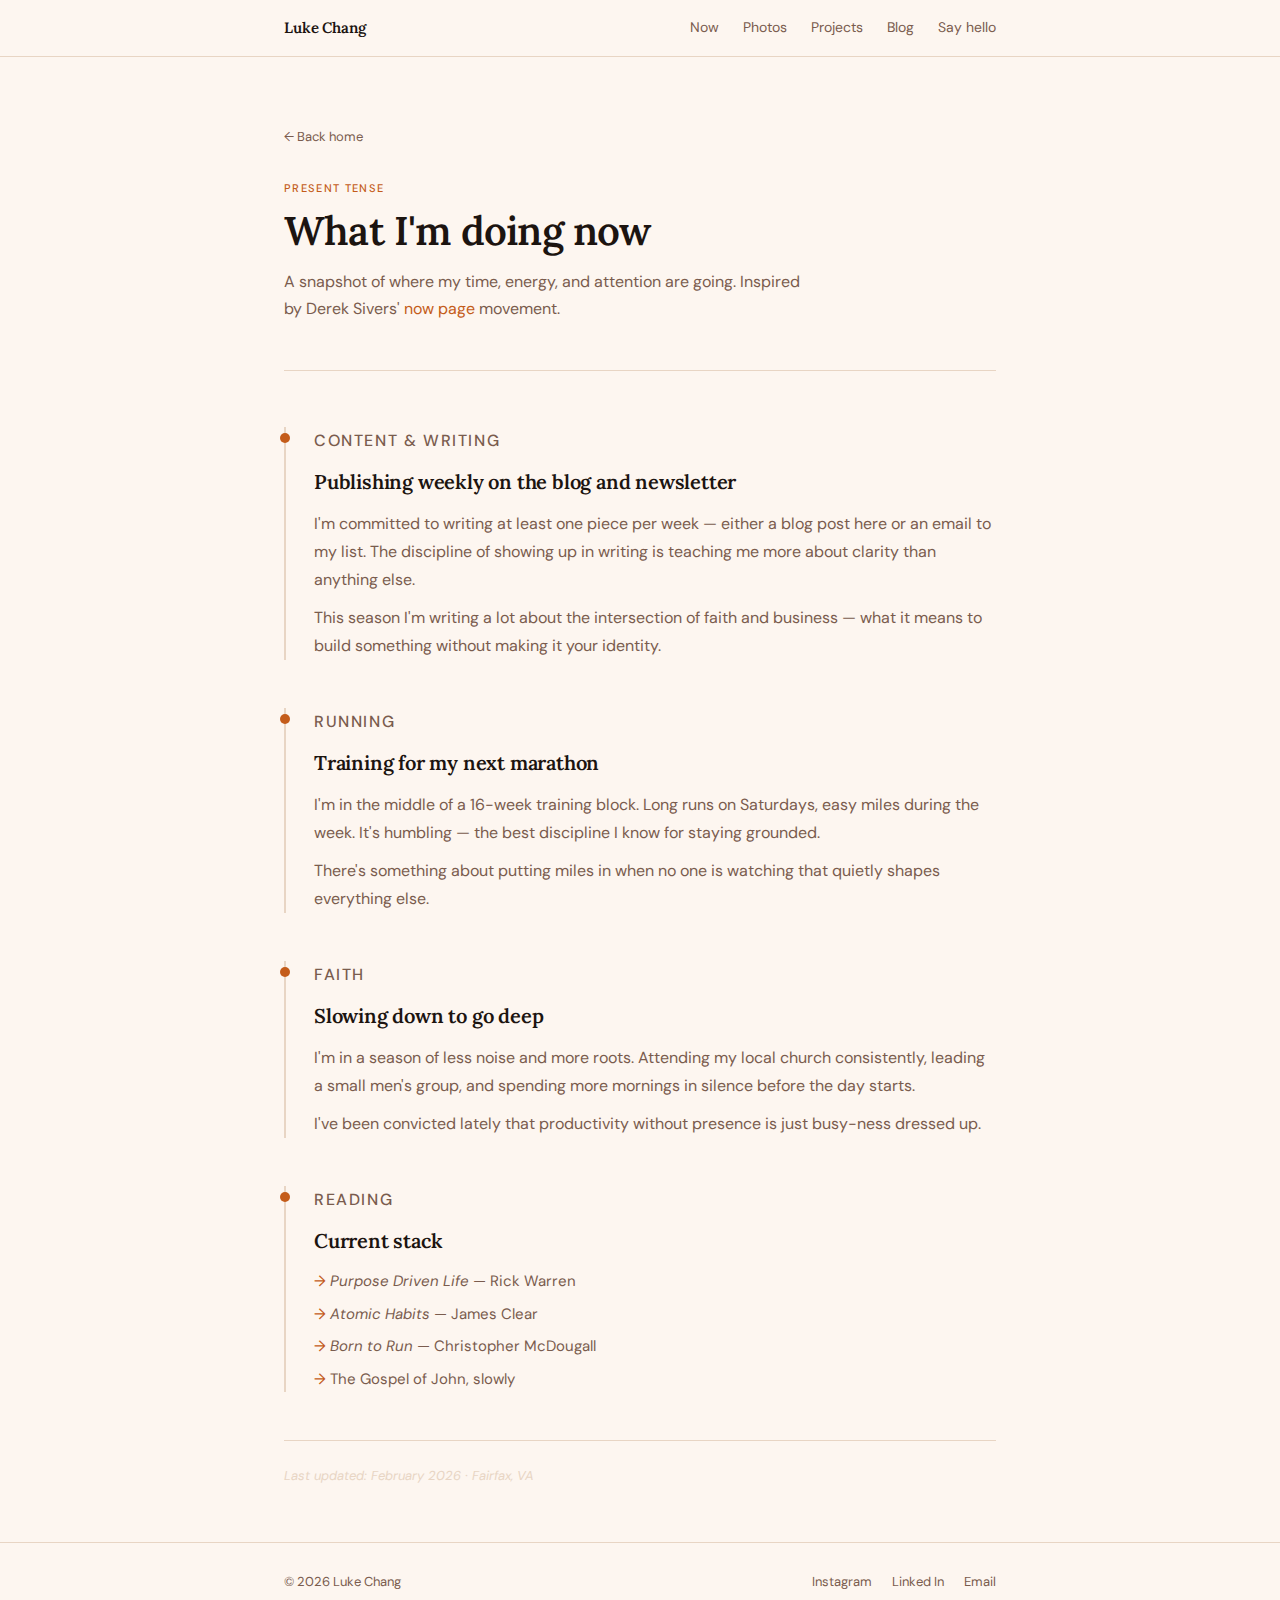
<file: now.html>
<!DOCTYPE html>
<html lang="en">
<head>
  <meta charset="UTF-8" />
  <meta name="viewport" content="width=device-width, initial-scale=1.0" />
  <title>Now — Luke Chang</title>
  <link rel="preconnect" href="https://fonts.googleapis.com" />
  <link rel="preconnect" href="https://fonts.gstatic.com" crossorigin />
  <link href="https://fonts.googleapis.com/css2?family=Lora:ital,wght@0,400;0,600;1,400&family=DM+Sans:wght@300;400;500&display=swap" rel="stylesheet" />
  <link rel="stylesheet" href="style.css" />
  <style>
    .now-body { padding: 56px 0; }

    .now-entry {
      border-left: 2px solid var(--border);
      padding-left: 28px;
      margin-bottom: 48px;
      position: relative;
    }
    .now-entry::before {
      content: '';
      width: 10px; height: 10px;
      background: var(--accent);
      border-radius: 50%;
      position: absolute;
      left: -6px; top: 6px;
    }

    .now-entry-category {
      font-size: 11px; font-weight: 500;
      text-transform: uppercase; letter-spacing: 0.1em;
      color: var(--accent); margin-bottom: 8px;
    }

    .now-entry h3 {
      font-family: var(--font-head);
      font-size: 20px; font-weight: 600;
      letter-spacing: -0.01em;
      color: var(--ink); margin-bottom: 12px;
    }

    .now-entry p {
      font-size: 16px; color: var(--ink-muted);
      line-height: 1.75; margin-bottom: 10px;
    }

    .now-entry p:last-child { margin-bottom: 0; }

    .now-meta {
      font-size: 13px; color: var(--border);
      margin-top: 32px; padding-top: 24px;
      border-top: 1px solid var(--border);
      font-style: italic;
    }

    .reading-list { list-style: none; margin-top: 8px; display: flex; flex-direction: column; gap: 8px; }
    .reading-list li { font-size: 15px; color: var(--ink-muted); padding-left: 16px; position: relative; }
    .reading-list li::before { content: '→'; position: absolute; left: 0; color: var(--accent); }
  </style>
</head>
<body>

<header>
    <div class="header-inner">
      <a href="index.html" class="logo">Luke Chang</a>
      <nav>
        <a href="now.html">Now</a>
        <a href="photos.html">Photos</a>
        <a href="projects.html">Projects</a>
        <a href="blog.html">Blog</a>
        <a href="work.html">Say hello</a>
      </nav>
    </div>
  </header>

  <div class="container">
    <div class="page-header">
      <a href="index.html" class="back-link">← Back home</a>
      <p class="section-label fade-1">Present tense</p>
      <h1 class="page-title fade-2">What I'm doing now</h1>
      <p class="page-subtitle fade-3">A snapshot of where my time, energy, and attention are going. Inspired by Derek Sivers' <a href="https://nownownow.com" target="_blank">now page</a> movement.</p>
    </div>

    <section class="now-body" style="border-top:none;">
      <!-- 
      <div class="now-entry fade-2">
        <p class="now-entry-category">Business</p>
        <h3>Running LukeHacksLife </h3>
        <p>My  Blog.</p>
        <p>My focus right now is building systems that don't rely on me being "on" all the time. Less hustle, more architecture.</p>
      </div>
      -->

      <div class="now-entry fade-3">
        <p class="now-entry-category">Content & Writing</p>
        <h3>Publishing weekly on the blog and newsletter</h3>
        <p>I'm committed to writing at least one piece per week — either a blog post here or an email to my list. The discipline of showing up in writing is teaching me more about clarity than anything else.</p>
        <p>This season I'm writing a lot about the intersection of faith and business — what it means to build something without making it your identity.</p>
      </div>

      <div class="now-entry fade-3">
        <p class="now-entry-category">Running</p>
        <h3>Training for my next marathon</h3>
        <p>I'm in the middle of a 16-week training block. Long runs on Saturdays, easy miles during the week. It's humbling — the best discipline I know for staying grounded.</p>
        <p>There's something about putting miles in when no one is watching that quietly shapes everything else.</p>
      </div>

      <div class="now-entry fade-4">
        <p class="now-entry-category">Faith</p>
        <h3>Slowing down to go deep</h3>
        <p>I'm in a season of less noise and more roots. Attending my local church consistently, leading a small men's group, and spending more mornings in silence before the day starts.</p>
        <p>I've been convicted lately that productivity without presence is just busy-ness dressed up.</p>
      </div>

      <div class="now-entry fade-4">
        <p class="now-entry-category">Reading</p>
        <h3>Current stack</h3>
        <ul class="reading-list">
          <li><em>Purpose Driven Life</em> — Rick Warren</li>
          <li><em>Atomic Habits </em> — James Clear </li>
          <li><em> Born to Run</em> — Christopher McDougall</li>
          <li>The Gospel of John, slowly</li>
        </ul>
      </div>

      <p class="now-meta">Last updated: February 2026 · Fairfax, VA</p>
    </section>
  </div>

  <footer>
    <div class="footer-inner">
      <span>© 2026 Luke Chang</span>
      <div class="footer-links">
        <a href="https://www.instagram.com/lukehackslife/">Instagram</a>
        <a href="https://www.linkedin.com/in/wooyoung-chang/">Linked In</a>
        <a href="mailto:luke@lukehackslife.com">Email</a>
      </div>
    </div>
  </footer>

</body>
</html>
</file>
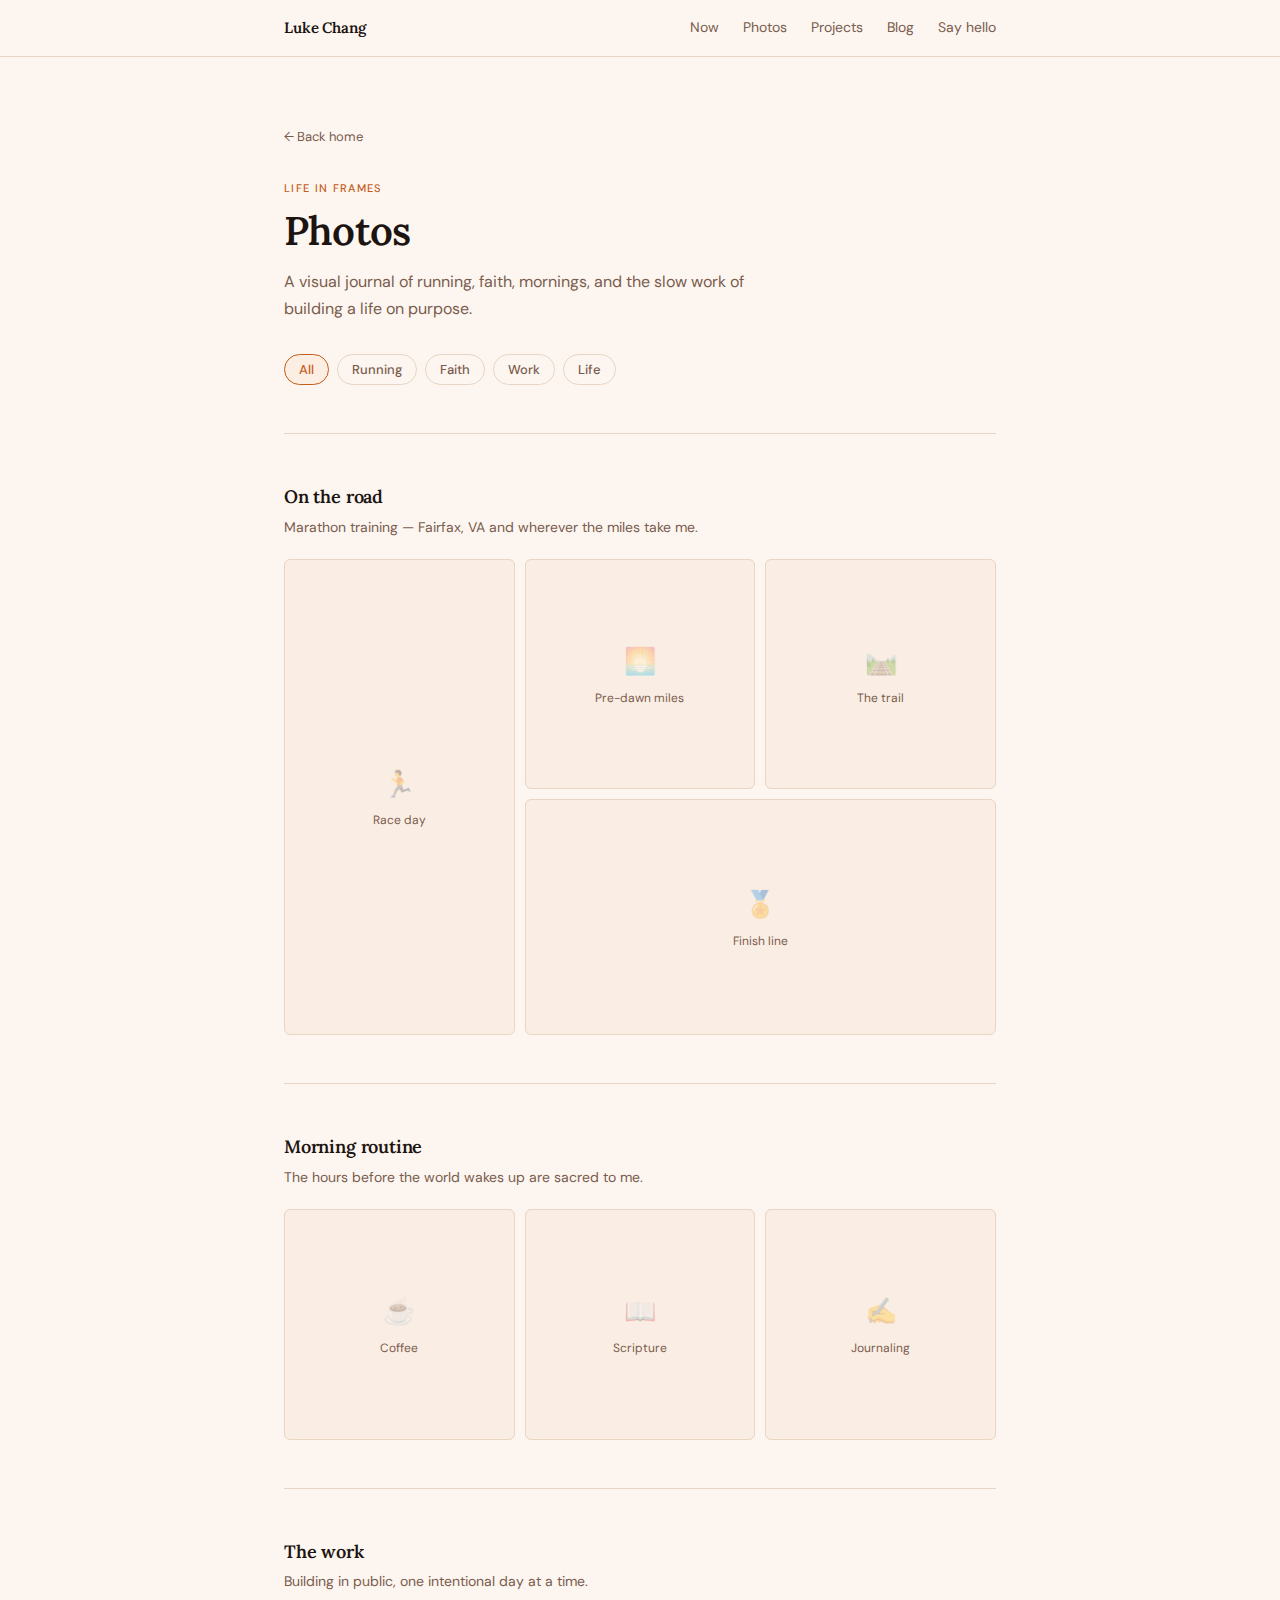
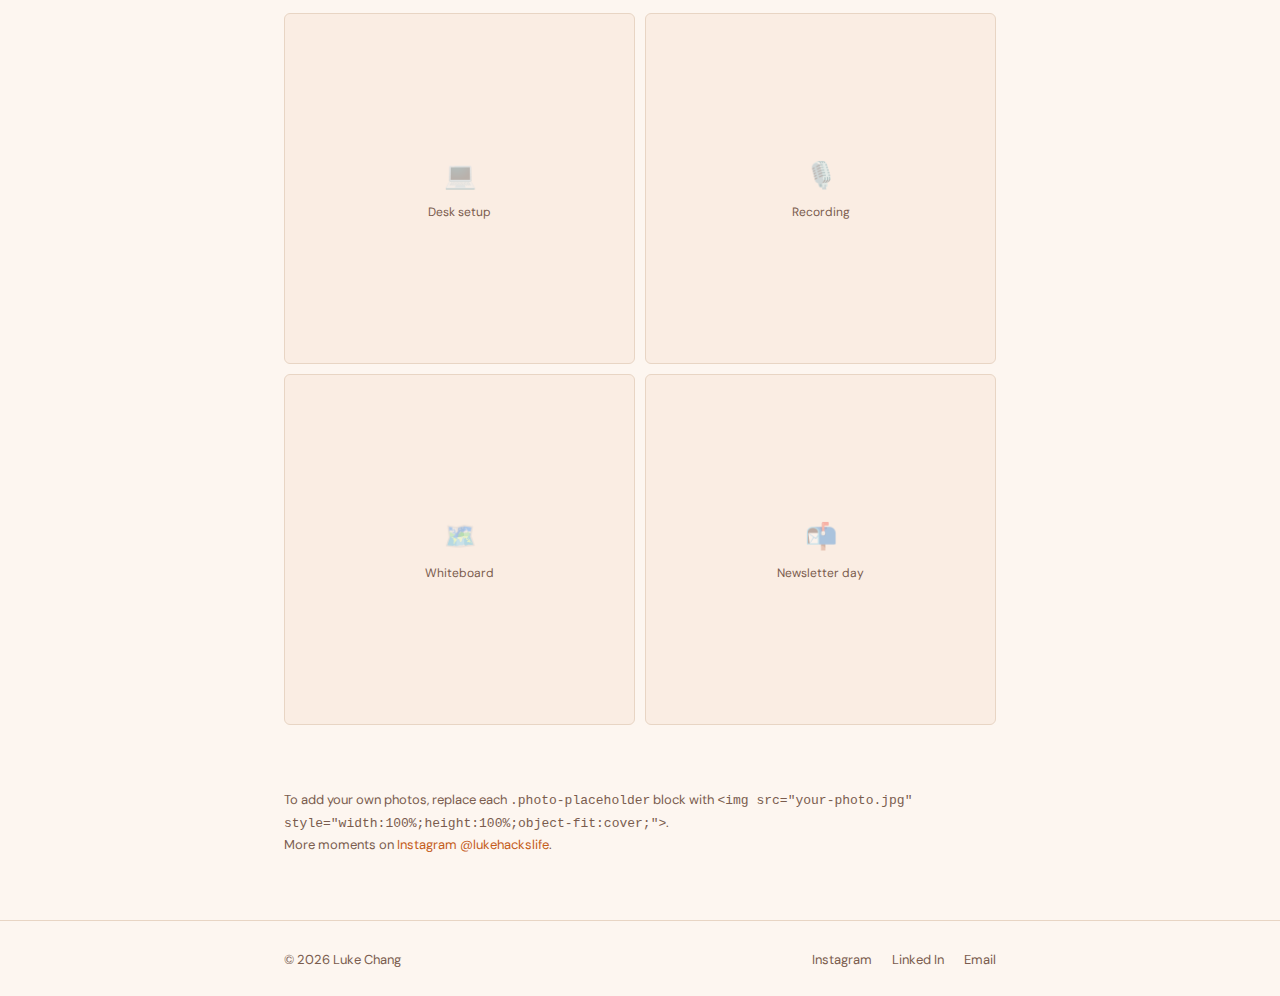
<file: photos.html>
<!DOCTYPE html>
<html lang="en">
<head>
  <meta charset="UTF-8" />
  <meta name="viewport" content="width=device-width, initial-scale=1.0" />
  <title>Photos — Luke Chang</title>
  <link rel="preconnect" href="https://fonts.googleapis.com" />
  <link rel="preconnect" href="https://fonts.gstatic.com" crossorigin />
  <link href="https://fonts.googleapis.com/css2?family=Lora:ital,wght@0,400;0,600;1,400&family=DM+Sans:wght@300;400;500&display=swap" rel="stylesheet" />
  <link rel="stylesheet" href="style.css" />
  <style>
    .filter-bar {
      display: flex;
      gap: 8px;
      flex-wrap: wrap;
      margin: 32px 0 0;
    }
    .filter-btn {
      padding: 6px 14px;
      border-radius: 20px;
      font-size: 13px;
      font-weight: 500;
      border: 1.5px solid var(--border);
      background: transparent;
      color: var(--ink-muted);
      cursor: pointer;
      transition: all 0.15s;
      font-family: var(--font-body);
    }
    .filter-btn:hover, .filter-btn.active {
      border-color: var(--accent);
      color: var(--accent);
      background: var(--accent-light);
    }

    .photo-section { padding: 48px 0; border-top: 1px solid var(--border); }
    .photo-section:first-of-type { border-top: none; }

    .photo-section-title {
      font-family: var(--font-head);
      font-size: 18px; font-weight: 600;
      letter-spacing: -0.01em;
      color: var(--ink); margin-bottom: 4px;
    }
    .photo-section-sub {
      font-size: 14px; color: var(--ink-muted); margin-bottom: 20px;
    }

    .photo-grid {
      display: grid;
      grid-template-columns: repeat(3, 1fr);
      gap: 10px;
    }
    .photo-grid.wide { grid-template-columns: repeat(2, 1fr); }

    .photo-item {
      aspect-ratio: 1 / 1;
      border-radius: 6px;
      background: var(--bg-alt);
      border: 1px solid var(--border);
      overflow: hidden;
      position: relative;
    }
    .photo-item.wide-item { grid-column: span 2; aspect-ratio: 2 / 1; }
    .photo-item.tall-item { grid-row: span 2; aspect-ratio: unset; }

    .photo-placeholder {
      width: 100%; height: 100%; min-height: 140px;
      display: flex; flex-direction: column;
      align-items: center; justify-content: center;
      gap: 6px; color: var(--ink-muted); font-size: 12px;
    }
    .photo-placeholder .icon { font-size: 26px; opacity: 0.35; }

    .photo-overlay {
      position: absolute; inset: 0;
      background: linear-gradient(transparent 50%, rgba(28,20,16,0.6));
      opacity: 0; transition: opacity 0.2s;
      display: flex; align-items: flex-end; padding: 12px;
    }
    .photo-item:hover .photo-overlay { opacity: 1; }
    .photo-overlay span {
      color: #fff; font-size: 12px; line-height: 1.4;
    }

    .photo-note {
      margin-top: 16px; font-size: 13px; color: var(--ink-muted);
    }

    @media (max-width: 620px) {
      .photo-grid { grid-template-columns: repeat(2, 1fr); }
      .photo-item.wide-item { grid-column: span 1; aspect-ratio: 1 / 1; }
      .photo-item.tall-item { grid-row: span 1; }
    }
  </style>
</head>
<body>

<header>
    <div class="header-inner">
      <a href="index.html" class="logo">Luke Chang</a>
      <nav>
        <a href="now.html">Now</a>
        <a href="photos.html">Photos</a>
        <a href="projects.html">Projects</a>
        <a href="blog.html">Blog</a>
        <a href="work.html">Say hello</a>
      </nav>
    </div>
  </header>

  <div class="container">
    <div class="page-header">
      <a href="index.html" class="back-link">← Back home</a>
      <p class="section-label fade-1">Life in frames</p>
      <h1 class="page-title fade-2">Photos</h1>
      <p class="page-subtitle fade-3">A visual journal of running, faith, mornings, and the slow work of building a life on purpose.</p>
      <div class="filter-bar fade-4">
        <button class="filter-btn active">All</button>
        <button class="filter-btn">Running</button>
        <button class="filter-btn">Faith</button>
        <button class="filter-btn">Work</button>
        <button class="filter-btn">Life</button>
      </div>
    </div>

    <!-- Running -->
    <section class="photo-section">
      <p class="photo-section-title">On the road</p>
      <p class="photo-section-sub">Marathon training — Fairfax, VA and wherever the miles take me.</p>
      <div class="photo-grid">
        <div class="photo-item tall-item">
          <div class="photo-placeholder"><span class="icon">🏃</span><span>Race day</span></div>
          <div class="photo-overlay"><span>Race morning — the best kind of nervous.</span></div>
        </div>
        <div class="photo-item">
          <div class="photo-placeholder"><span class="icon">🌅</span><span>Pre-dawn miles</span></div>
          <div class="photo-overlay"><span>5:30am, still dark.</span></div>
        </div>
        <div class="photo-item">
          <div class="photo-placeholder"><span class="icon">🛤️</span><span>The trail</span></div>
          <div class="photo-overlay"><span>My favorite 10-mile loop.</span></div>
        </div>
        <div class="photo-item wide-item">
          <div class="photo-placeholder"><span class="icon">🏅</span><span>Finish line</span></div>
          <div class="photo-overlay"><span>Every finish line looks the same — beautiful.</span></div>
        </div>
      </div>
    </section>

    <!-- Faith & Morning -->
    <section class="photo-section">
      <p class="photo-section-title">Morning routine</p>
      <p class="photo-section-sub">The hours before the world wakes up are sacred to me.</p>
      <div class="photo-grid">
        <div class="photo-item">
          <div class="photo-placeholder"><span class="icon">☕</span><span>Coffee</span></div>
          <div class="photo-overlay"><span>First cup, before anything else.</span></div>
        </div>
        <div class="photo-item">
          <div class="photo-placeholder"><span class="icon">📖</span><span>Scripture</span></div>
          <div class="photo-overlay"><span>John this season. Going slowly.</span></div>
        </div>
        <div class="photo-item">
          <div class="photo-placeholder"><span class="icon">✍️</span><span>Journaling</span></div>
          <div class="photo-overlay"><span>Three pages, every morning.</span></div>
        </div>
      </div>
    </section>

    <!-- Work -->
    <section class="photo-section">
      <p class="photo-section-title">The work</p>
      <p class="photo-section-sub">Building in public, one intentional day at a time.</p>
      <div class="photo-grid wide">
        <div class="photo-item">
          <div class="photo-placeholder"><span class="icon">💻</span><span>Desk setup</span></div>
          <div class="photo-overlay"><span>Where most of it gets made.</span></div>
        </div>
        <div class="photo-item">
          <div class="photo-placeholder"><span class="icon">🎙️</span><span>Recording</span></div>
          <div class="photo-overlay"><span>YouTube, podcast, voice memos.</span></div>
        </div>
        <div class="photo-item">
          <div class="photo-placeholder"><span class="icon">🗺️</span><span>Whiteboard</span></div>
          <div class="photo-overlay"><span>Strategy on a Saturday morning.</span></div>
        </div>
        <div class="photo-item">
          <div class="photo-placeholder"><span class="icon">📬</span><span>Newsletter day</span></div>
          <div class="photo-overlay"><span>Send days feel like race days.</span></div>
        </div>
      </div>
    </section>

    <p class="photo-note" style="padding-bottom: 64px;">
      To add your own photos, replace each <code>.photo-placeholder</code> block with <code>&lt;img src="your-photo.jpg" style="width:100%;height:100%;object-fit:cover;"&gt;</code>.<br/>
      More moments on <a href="#">Instagram @lukehackslife</a>.
    </p>
  </div>

  <footer>
    <div class="footer-inner">
      <span>© 2026 Luke Chang</span>
      <div class="footer-links">
        <a href="https://www.instagram.com/lukehackslife/">Instagram</a>
        <a href="https://www.linkedin.com/in/wooyoung-chang/">Linked In</a>
        <a href="mailto:luke@lukehackslife.com">Email</a>
      </div>
    </div>
  </footer>

  <script>
    document.querySelectorAll('.filter-btn').forEach(btn => {
      btn.addEventListener('click', () => {
        document.querySelectorAll('.filter-btn').forEach(b => b.classList.remove('active'));
        btn.classList.add('active');
      });
    });
  </script>

</body>
</html>
</file>
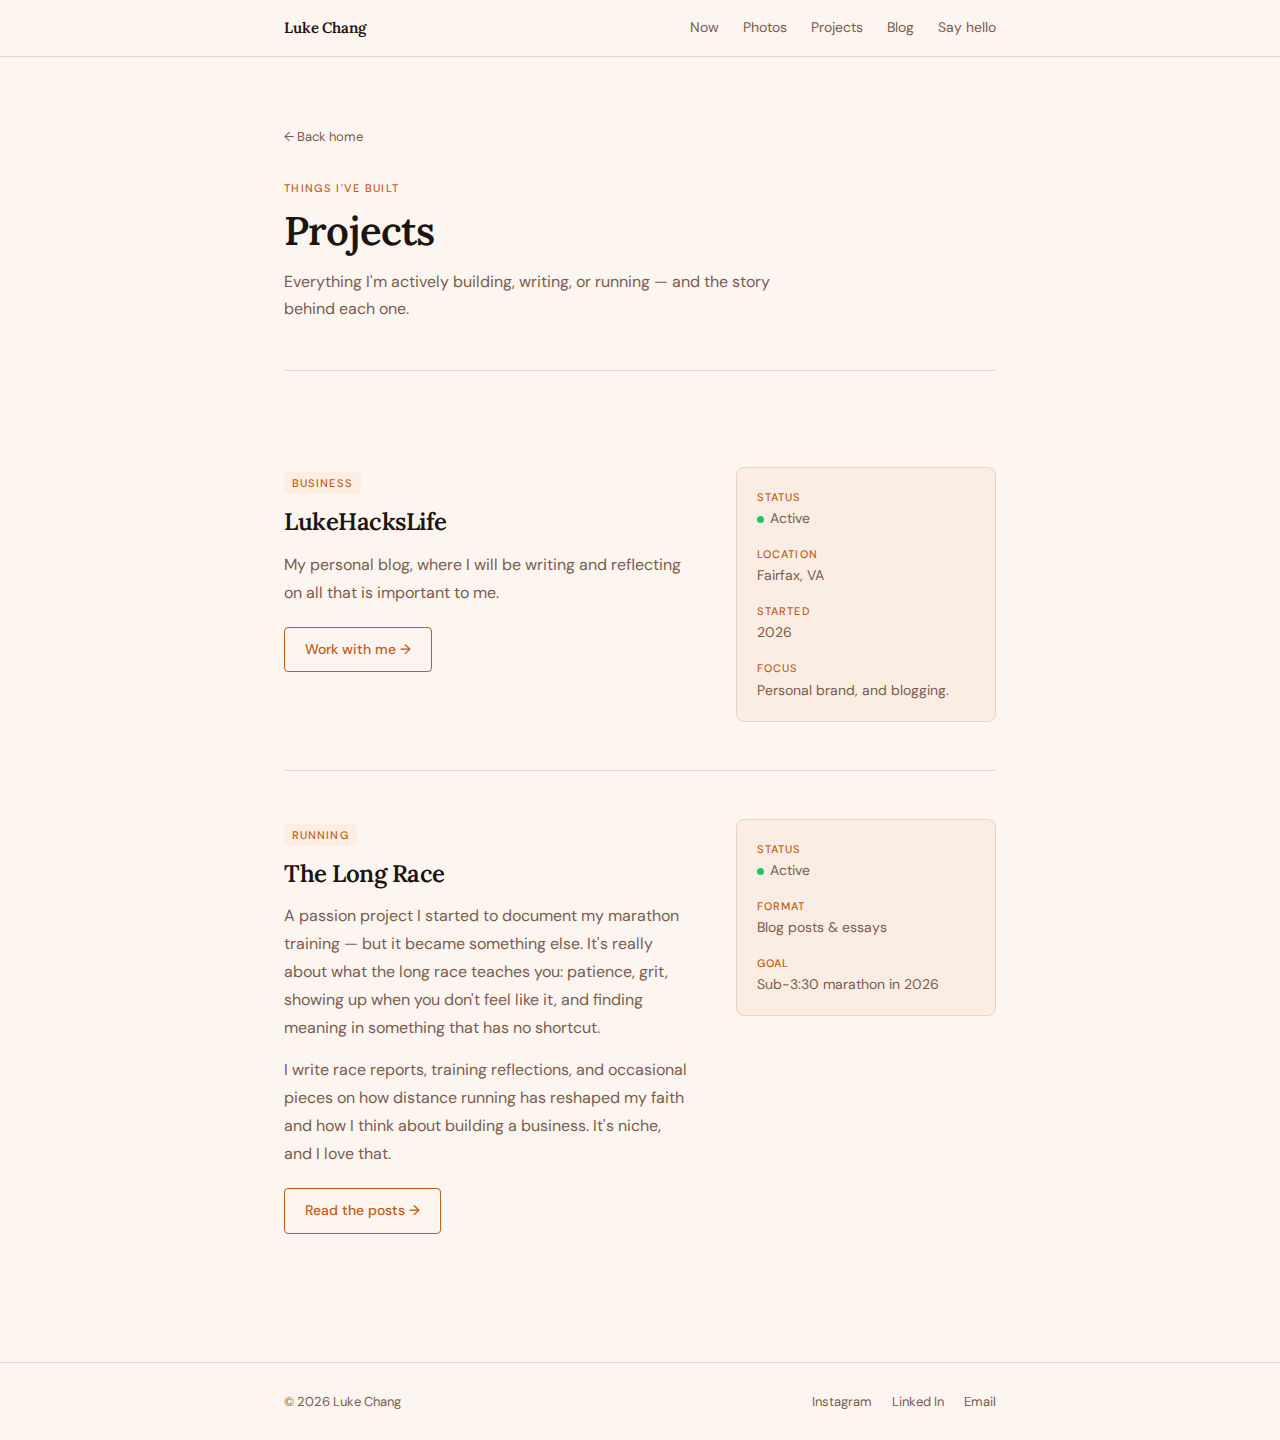
<file: projects.html>
<!DOCTYPE html>
<html lang="en">
<head>
  <meta charset="UTF-8" />
  <meta name="viewport" content="width=device-width, initial-scale=1.0" />
  <title>Projects — Luke Chang</title>
  <link rel="preconnect" href="https://fonts.googleapis.com" />
  <link rel="preconnect" href="https://fonts.gstatic.com" crossorigin />
  <link href="https://fonts.googleapis.com/css2?family=Lora:ital,wght@0,400;0,600;1,400&family=DM+Sans:wght@300;400;500&display=swap" rel="stylesheet" />
  <link rel="stylesheet" href="style.css" />
  <style>
    .project-full {
      padding: 48px 0;
      border-top: 1px solid var(--border);
      display: grid;
      grid-template-columns: 1fr 260px;
      gap: 48px;
      align-items: start;
    }
    .project-full:first-of-type { border-top: none; }

    .project-tag {
      display: inline-block;
      font-size: 11px; font-weight: 500;
      text-transform: uppercase; letter-spacing: 0.1em;
      color: var(--accent); background: var(--accent-light);
      border-radius: 3px; padding: 2px 8px;
      margin-bottom: 14px;
    }

    .project-full-title {
      font-family: var(--font-head);
      font-size: 24px; font-weight: 600;
      letter-spacing: -0.02em; color: var(--ink);
      margin-bottom: 14px;
    }

    .project-full p {
      font-size: 16px; color: var(--ink-muted);
      line-height: 1.75; margin-bottom: 14px;
    }
    .project-full p:last-of-type { margin-bottom: 0; }

    .project-link-btn {
      display: inline-block;
      margin-top: 20px;
      padding: 10px 20px;
      border: 1.5px solid var(--accent);
      color: var(--accent);
      border-radius: 4px;
      font-size: 14px; font-weight: 500;
      transition: all 0.15s;
    }
    .project-link-btn:hover {
      background: var(--accent);
      color: #fff;
      text-decoration: none;
    }

    .project-sidebar {
      background: var(--bg-alt);
      border: 1px solid var(--border);
      border-radius: 8px;
      padding: 20px;
      font-size: 14px;
    }
    .sidebar-row {
      display: flex; flex-direction: column;
      gap: 2px; margin-bottom: 16px;
    }
    .sidebar-row:last-child { margin-bottom: 0; }
    .sidebar-label {
      font-size: 11px; font-weight: 500;
      text-transform: uppercase; letter-spacing: 0.1em;
      color: var(--accent);
    }
    .sidebar-value { color: var(--ink-muted); line-height: 1.5; }

    .status-dot {
      display: inline-block;
      width: 7px; height: 7px;
      background: #22c55e;
      border-radius: 50%;
      margin-right: 6px;
      vertical-align: middle;
    }
    .status-dot.paused { background: var(--ink-muted); }

    @media (max-width: 620px) {
      .project-full {
        grid-template-columns: 1fr;
        gap: 24px;
      }
      .project-sidebar { order: -1; }
    }
  </style>
</head>
<body>

<header>
    <div class="header-inner">
      <a href="index.html" class="logo">Luke Chang</a>
      <nav>
        <a href="now.html">Now</a>
        <a href="photos.html">Photos</a>
        <a href="projects.html">Projects</a>
        <a href="blog.html">Blog</a>
        <a href="work.html">Say hello</a>
      </nav>
    </div>
  </header>

  <div class="container">
    <div class="page-header">
      <a href="index.html" class="back-link">← Back home</a>
      <p class="section-label fade-1">Things I've built</p>
      <h1 class="page-title fade-2">Projects</h1>
      <p class="page-subtitle fade-3">Everything I'm actively building, writing, or running — and the story behind each one.</p>
    </div>

    <section style="padding-top: 48px; border-top: none;">

     
      <div class="project-full fade-2">
        <div>
          <span class="project-tag">Business</span>
          <h2 class="project-full-title">LukeHacksLife </h2>
          <p>My personal blog, where I will be writing and reflecting on all that is important to me.</p>
          <a href="work.html" class="project-link-btn">Work with me →</a>
        </div>
        <div class="project-sidebar">
          <div class="sidebar-row">
            <span class="sidebar-label">Status</span>
            <span class="sidebar-value"><span class="status-dot"></span>Active</span>
          </div>
          <div class="sidebar-row">
            <span class="sidebar-label">Location</span>
            <span class="sidebar-value">Fairfax, VA</span>
          </div>
          <div class="sidebar-row">
            <span class="sidebar-label">Started</span>
            <span class="sidebar-value">2026</span>
          </div>
          <div class="sidebar-row">
            <span class="sidebar-label">Focus</span>
            <span class="sidebar-value">Personal brand, and blogging.</span>
          </div>
        </div>
      </div>
       <!-- Project 1 -->

      <!-- 
      <div class="project-full fade-3">
        <div>
          <span class="project-tag">Content</span>
          <h2 class="project-full-title">YouTube Channel</h2>
          <p>Long-form videos about faith, personal development, and the unglamorous side of building something on your own. No production crew, no studio — just a camera, good lighting, and an honest take.</p>
          <p>I started the channel because I was tired of business content that only showed the wins. My most-watched videos tend to be the ones where I admit something didn't work. There's an audience for real.</p>
          <p>My goal is to publish consistently and build the channel as a place people come when they need to feel less alone in the grind.</p>
          <a href="#" class="project-link-btn">Watch on YouTube →</a>
        </div>
        <div class="project-sidebar">
          <div class="sidebar-row">
            <span class="sidebar-label">Status</span>
            <span class="sidebar-value"><span class="status-dot"></span>Active</span>
          </div>
          <div class="sidebar-row">
            <span class="sidebar-label">Platform</span>
            <span class="sidebar-value">YouTube</span>
          </div>
          <div class="sidebar-row">
            <span class="sidebar-label">Cadence</span>
            <span class="sidebar-value">2× per month</span>
          </div>
          <div class="sidebar-row">
            <span class="sidebar-label">Topics</span>
            <span class="sidebar-value">Faith, business, personal growth</span>
          </div>
        </div>
      </div>
      Project 2 -->

      <!-- Project 3
      <div class="project-full fade-3">
        <div>
          <span class="project-tag">Writing</span>
          <h2 class="project-full-title">The Newsletter</h2>
          <p>A weekly email sent every Thursday. It's for people who are building something — a business, a life, a faith — and need one grounded idea to sit with before the weekend.</p>
          <p>Each issue has three parts: one thing I'm thinking about, one thing I'm reading, and one thing worth doing this week. Short enough to read in 4 minutes. Dense enough to be worth it.</p>
          <p>Subscribe if you want the kind of email that doesn't feel like noise.</p>
          <a href="#" class="project-link-btn">Subscribe free →</a>
        </div>
        <div class="project-sidebar">
          <div class="sidebar-row">
            <span class="sidebar-label">Status</span>
            <span class="sidebar-value"><span class="status-dot"></span>Active</span>
          </div>
          <div class="sidebar-row">
            <span class="sidebar-label">Frequency</span>
            <span class="sidebar-value">Every Thursday</span>
          </div>
          <div class="sidebar-row">
            <span class="sidebar-label">Platform</span>
            <span class="sidebar-value">Email (Beehiiv)</span>
          </div>
          <div class="sidebar-row">
            <span class="sidebar-label">Cost</span>
            <span class="sidebar-value">Free</span>
          </div>
        </div>
      </div>
       -->

      <!-- Project 4 -->
      <div class="project-full fade-4">
        <div>
          <span class="project-tag">Running</span>
          <h2 class="project-full-title">The Long Race</h2>
          <p>A passion project I started to document my marathon training — but it became something else. It's really about what the long race teaches you: patience, grit, showing up when you don't feel like it, and finding meaning in something that has no shortcut.</p>
          <p>I write race reports, training reflections, and occasional pieces on how distance running has reshaped my faith and how I think about building a business. It's niche, and I love that.</p>
          <a href="blog.html" class="project-link-btn">Read the posts →</a>
        </div>
        <div class="project-sidebar">
          <div class="sidebar-row">
            <span class="sidebar-label">Status</span>
            <span class="sidebar-value"><span class="status-dot"></span>Active</span>
          </div>
          <div class="sidebar-row">
            <span class="sidebar-label">Format</span>
            <span class="sidebar-value">Blog posts & essays</span>
          </div>
          <div class="sidebar-row">
            <span class="sidebar-label">Goal</span>
            <span class="sidebar-value">Sub-3:30 marathon in 2026</span>
          </div>
        </div>
      </div>

    </section>
  </div>

  <footer>
    <div class="footer-inner">
      <span>© 2026 Luke Chang</span>
      <div class="footer-links">
        <a href="https://www.instagram.com/lukehackslife/">Instagram</a>
        <a href="https://www.linkedin.com/in/wooyoung-chang/">Linked In</a>
        <a href="mailto:luke@lukehackslife.com">Email</a>
      </div>
    </div>
  </footer>

</body>
</html>
</file>
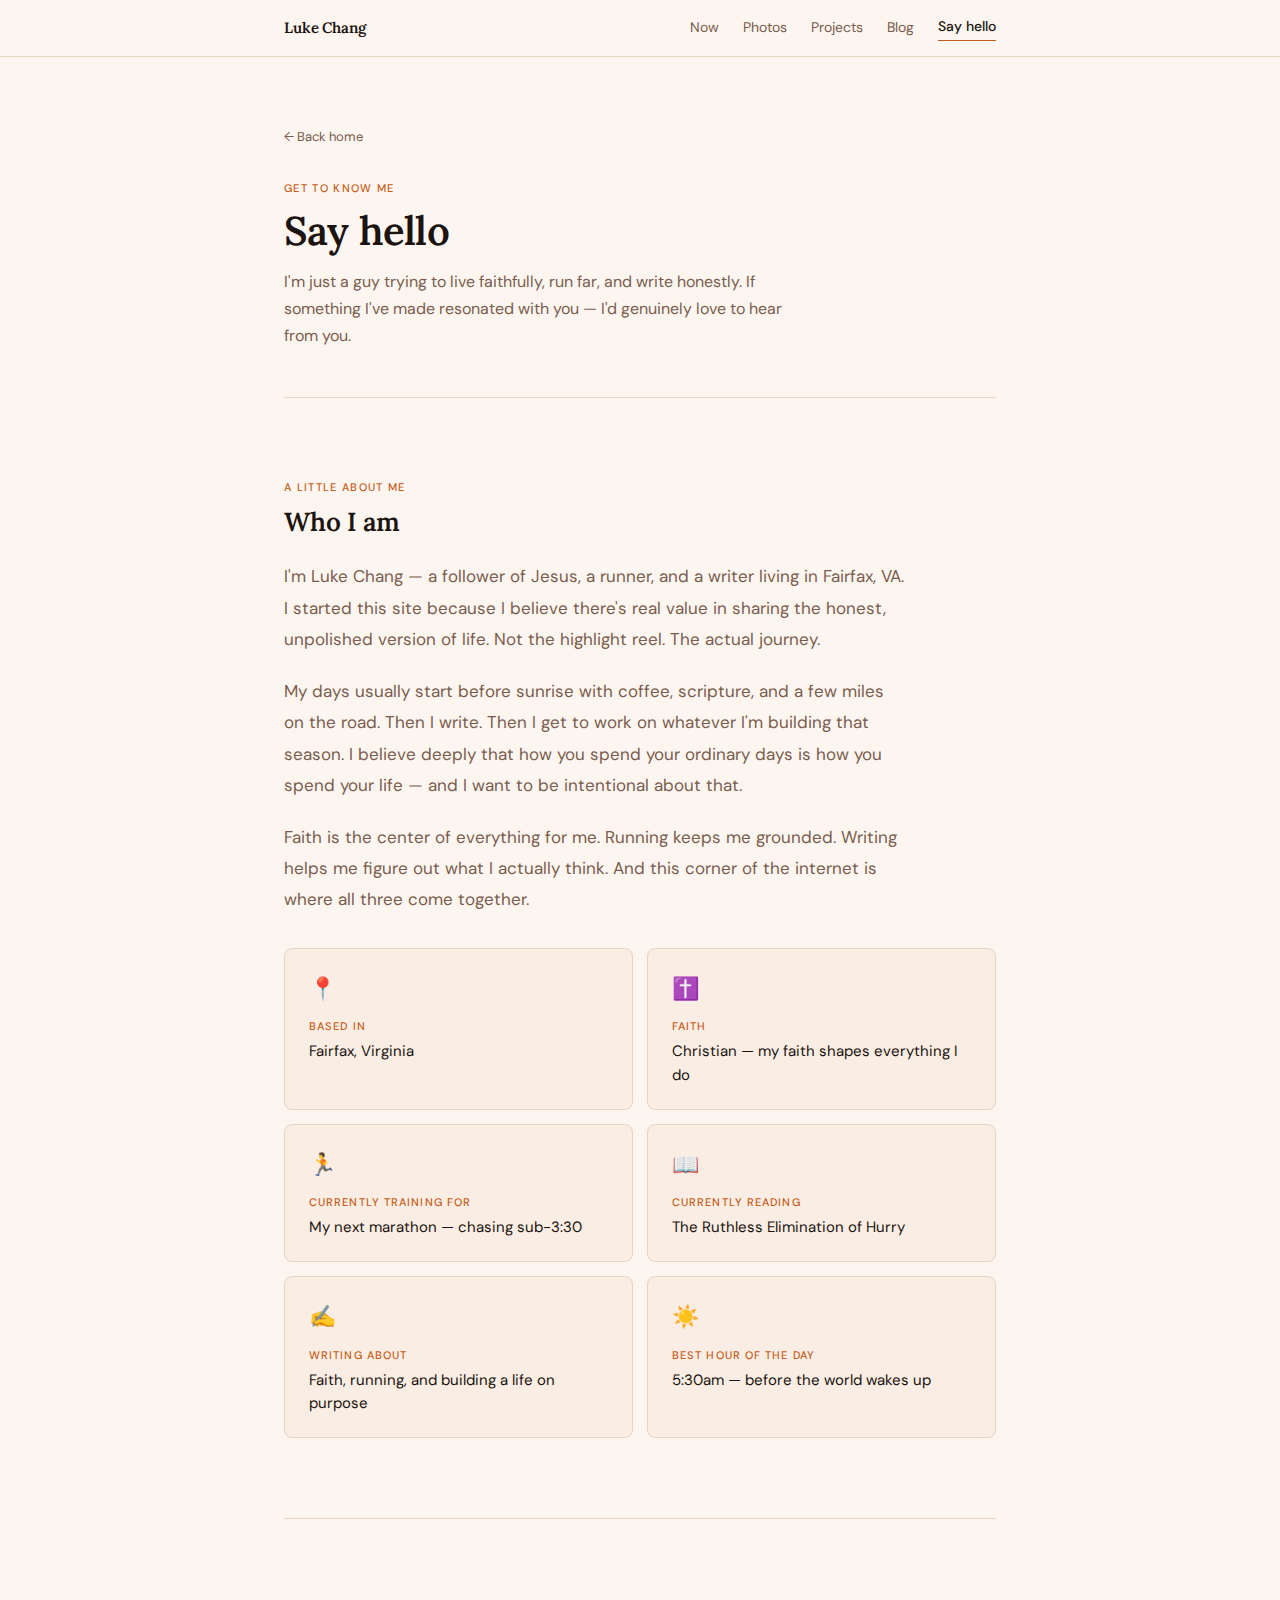
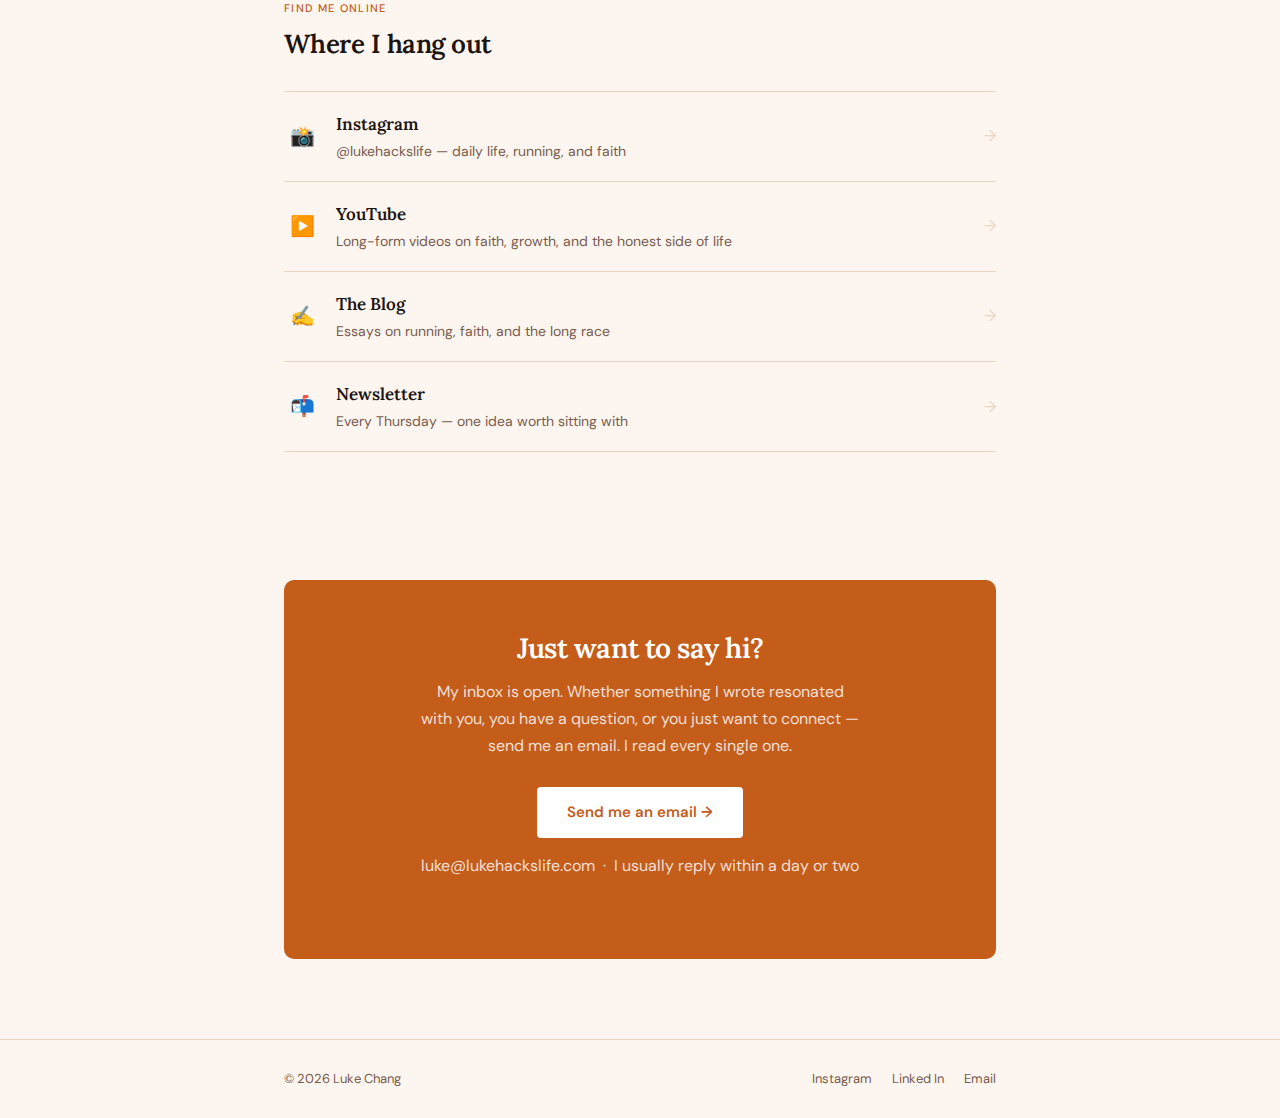
<file: work.html>
<!DOCTYPE html>
<html lang="en">
<head>
  <meta charset="UTF-8" />
  <meta name="viewport" content="width=device-width, initial-scale=1.0" />
  <title>Say Hello — Luke Chang</title>
  <link rel="preconnect" href="https://fonts.googleapis.com" />
  <link rel="preconnect" href="https://fonts.gstatic.com" crossorigin />
  <link href="https://fonts.googleapis.com/css2?family=Lora:ital,wght@0,400;0,600;1,400&family=DM+Sans:wght@300;400;500&display=swap" rel="stylesheet" />
  <link rel="stylesheet" href="style.css" />
  <style>

    /* ─── About block ─── */
    .about-body {
      font-size: 17px;
      color: var(--ink-muted);
      line-height: 1.85;
      max-width: 620px;
    }
    .about-body p { margin-bottom: 20px; }
    .about-body p:last-child { margin-bottom: 0; }

    /* ─── Fun facts grid ─── */
    .facts-grid {
      display: grid;
      grid-template-columns: 1fr 1fr;
      gap: 14px;
      margin-top: 32px;
    }

    .fact-card {
      background: var(--bg-alt);
      border: 1px solid var(--border);
      border-radius: 8px;
      padding: 22px 24px;
    }

    .fact-icon { font-size: 22px; margin-bottom: 10px; }

    .fact-label {
      font-size: 11px; font-weight: 500;
      text-transform: uppercase; letter-spacing: 0.1em;
      color: var(--accent); margin-bottom: 5px;
    }

    .fact-text {
      font-size: 15px; color: var(--ink); line-height: 1.55;
    }

    /* ─── Social / find me links ─── */
    .social-list {
      margin-top: 32px;
      display: flex;
      flex-direction: column;
    }

    .social-item {
      display: flex;
      align-items: center;
      justify-content: space-between;
      padding: 18px 0;
      border-bottom: 1px solid var(--border);
      text-decoration: none;
      transition: all 0.15s;
    }
    .social-item:first-child { border-top: 1px solid var(--border); }

    .social-left {
      display: flex;
      align-items: center;
      gap: 16px;
    }

    .social-icon { font-size: 20px; width: 36px; text-align: center; }

    .social-name {
      font-family: var(--font-head);
      font-size: 17px; font-weight: 600;
      color: var(--ink); transition: color 0.15s;
    }

    .social-handle {
      font-size: 14px; color: var(--ink-muted); margin-top: 2px;
    }

    .social-arrow {
      font-size: 16px; color: var(--border);
      transition: color 0.15s, transform 0.15s;
    }

    .social-item:hover .social-name { color: var(--accent); }
    .social-item:hover .social-arrow { color: var(--accent); transform: translateX(4px); }
    .social-item:hover { text-decoration: none; }

    /* ─── Email CTA block ─── */
    .email-block {
      background: var(--accent);
      border-radius: 10px;
      padding: 52px 40px;
      text-align: center;
      margin: 48px 0 80px;
    }

    .email-block h2 {
      font-family: var(--font-head);
      font-size: 28px; font-weight: 600;
      color: #fff; margin-bottom: 12px;
    }

    .email-block p {
      font-size: 16px; color: rgba(255,255,255,0.82);
      line-height: 1.7; margin-bottom: 28px;
      max-width: 440px; margin-left: auto; margin-right: auto;
    }

    .btn-white {
      display: inline-block;
      padding: 13px 30px;
      background: #fff; color: var(--accent);
      border-radius: 4px; font-size: 15px;
      font-weight: 600; text-decoration: none;
      transition: background 0.15s;
    }
    .btn-white:hover {
      background: rgba(255,255,255,0.9);
      text-decoration: none;
    }

    .email-note {
      margin-top: 14px;
      font-size: 13px; color: rgba(255,255,255,0.55);
    }

    @media (max-width: 620px) {
      .facts-grid { grid-template-columns: 1fr; }
      .email-block { padding: 36px 24px; }
    }
  </style>
</head>
<body>

  <header>
    <div class="header-inner">
      <a href="index.html" class="logo">Luke Chang</a>
      <nav>
        <a href="now.html">Now</a>
        <a href="photos.html">Photos</a>
        <a href="projects.html">Projects</a>
        <a href="blog.html">Blog</a>
        <a href="work.html" class="active">Say hello</a>
      </nav>
    </div>
  </header>

  <div class="container">

    <!-- Page header -->
    <div class="page-header">
      <a href="index.html" class="back-link">← Back home</a>
      <p class="section-label fade-1">Get to know me</p>
      <h1 class="page-title fade-2">Say hello</h1>
      <p class="page-subtitle fade-3">I'm just a guy trying to live faithfully, run far, and write honestly. If something I've made resonated with you — I'd genuinely love to hear from you.</p>
    </div>

    <!-- Who I am -->
    <section style="border-top: none;">
      <p class="section-label">A little about me</p>
      <h2>Who I am</h2>
      <div class="about-body fade-2">
        <p>I'm Luke Chang — a follower of Jesus, a runner, and a writer living in Fairfax, VA. I started this site because I believe there's real value in sharing the honest, unpolished version of life. Not the highlight reel. The actual journey.</p>
        <p>My days usually start before sunrise with coffee, scripture, and a few miles on the road. Then I write. Then I get to work on whatever I'm building that season. I believe deeply that how you spend your ordinary days is how you spend your life — and I want to be intentional about that.</p>
        <p>Faith is the center of everything for me. Running keeps me grounded. Writing helps me figure out what I actually think. And this corner of the internet is where all three come together.</p>
      </div>

      <div class="facts-grid fade-3">
        <div class="fact-card">
          <div class="fact-icon">📍</div>
          <p class="fact-label">Based in</p>
          <p class="fact-text">Fairfax, Virginia</p>
        </div>
        <div class="fact-card">
          <div class="fact-icon">✝️</div>
          <p class="fact-label">Faith</p>
          <p class="fact-text">Christian — my faith shapes everything I do</p>
        </div>
        <div class="fact-card">
          <div class="fact-icon">🏃</div>
          <p class="fact-label">Currently training for</p>
          <p class="fact-text">My next marathon — chasing sub-3:30</p>
        </div>
        <div class="fact-card">
          <div class="fact-icon">📖</div>
          <p class="fact-label">Currently reading</p>
          <p class="fact-text">The Ruthless Elimination of Hurry</p>
        </div>
        <div class="fact-card">
          <div class="fact-icon">✍️</div>
          <p class="fact-label">Writing about</p>
          <p class="fact-text">Faith, running, and building a life on purpose</p>
        </div>
        <div class="fact-card">
          <div class="fact-icon">☀️</div>
          <p class="fact-label">Best hour of the day</p>
          <p class="fact-text">5:30am — before the world wakes up</p>
        </div>
      </div>
    </section>

    <!-- Find me online -->
    <section>
      <p class="section-label">Find me online</p>
      <h2>Where I hang out</h2>
      <div class="social-list fade-3">

        <a href="#" class="social-item">
          <div class="social-left">
            <span class="social-icon">📸</span>
            <div>
              <p class="social-name">Instagram</p>
              <p class="social-handle">@lukehackslife — daily life, running, and faith</p>
            </div>
          </div>
          <span class="social-arrow">→</span>
        </a>

        <a href="#" class="social-item">
          <div class="social-left">
            <span class="social-icon">▶️</span>
            <div>
              <p class="social-name">YouTube</p>
              <p class="social-handle">Long-form videos on faith, growth, and the honest side of life</p>
            </div>
          </div>
          <span class="social-arrow">→</span>
        </a>

        <a href="blog.html" class="social-item">
          <div class="social-left">
            <span class="social-icon">✍️</span>
            <div>
              <p class="social-name">The Blog</p>
              <p class="social-handle">Essays on running, faith, and the long race</p>
            </div>
          </div>
          <span class="social-arrow">→</span>
        </a>

        <a href="#" class="social-item">
          <div class="social-left">
            <span class="social-icon">📬</span>
            <div>
              <p class="social-name">Newsletter</p>
              <p class="social-handle">Every Thursday — one idea worth sitting with</p>
            </div>
          </div>
          <span class="social-arrow">→</span>
        </a>

      </div>
    </section>

  </div>

  <!-- Email CTA -->
  <div class="container">
    <div class="email-block fade-4">
      <h2>Just want to say hi?</h2>
      <p>My inbox is open. Whether something I wrote resonated with you, you have a question, or you just want to connect — send me an email. I read every single one.</p>
      <a href="mailto:luke@lukehackslife.com" class="btn-white">Send me an email →</a>
      <p class="email-note">luke@lukehackslife.com &nbsp;·&nbsp; I usually reply within a day or two</p>
    </div>
  </div>

  <footer>
    <div class="footer-inner">
      <span>© 2026 Luke Chang</span>
      <div class="footer-links">
        <a href="https://www.instagram.com/lukehackslife/">Instagram</a>
        <a href="https://www.linkedin.com/in/wooyoung-chang/">Linked In</a>
        <a href="mailto:luke@lukehackslife.com">Email</a>
      </div>
    </div>
  </footer>

</body>
</html>
</file>
<file: style.css>
/* ─── Reset & Variables ─── */
*, *::before, *::after { box-sizing: border-box; margin: 0; padding: 0; }

:root {
  --bg: #FDF6F0;
  --bg-alt: #FAEDE3;
  --ink: #1C1410;
  --ink-muted: #7A5C4E;
  --accent: #C45C1A;
  --accent-hover: #A34A12;
  --accent-light: #FDEEE3;
  --border: #E8D5C4;
  --max: 760px;
  --font-head: 'Lora', Georgia, serif;
  --font-body: 'DM Sans', sans-serif;
}

html { scroll-behavior: smooth; }

body {
  background: var(--bg);
  color: var(--ink);
  font-family: var(--font-body);
  font-size: 17px;
  line-height: 1.65;
  -webkit-font-smoothing: antialiased;
}

a { color: var(--accent); text-decoration: none; }
a:hover { text-decoration: underline; }

/* ─── Layout ─── */
.container {
  max-width: var(--max);
  margin: 0 auto;
  padding: 0 24px;
}

section { padding: 80px 0; }
section + section { border-top: 1px solid var(--border); }

/* ─── Header ─── */
header {
  position: sticky;
  top: 0;
  z-index: 100;
  background: var(--bg);
  border-bottom: 1px solid var(--border);
}

.header-inner {
  max-width: var(--max);
  margin: 0 auto;
  padding: 0 24px;
  height: 56px;
  display: flex;
  align-items: center;
  justify-content: space-between;
}

.logo {
  font-family: var(--font-head);
  font-size: 15px;
  font-weight: 600;
  color: var(--ink);
  letter-spacing: -0.01em;
  text-decoration: none;
}
.logo:hover { text-decoration: none; }

nav {
  display: flex;
  gap: 24px;
  align-items: center;
}

nav a {
  font-size: 14px;
  font-weight: 400;
  color: var(--ink-muted);
  transition: color 0.15s;
}

nav a:hover, nav a.active {
  color: var(--ink);
  text-decoration: none;
}

nav a.active {
  font-weight: 500;
  border-bottom: 1.5px solid var(--accent);
  padding-bottom: 1px;
}

/* ─── Buttons ─── */
.btn {
  display: inline-block;
  padding: 11px 22px;
  font-family: var(--font-body);
  font-size: 14px;
  font-weight: 500;
  border-radius: 4px;
  cursor: pointer;
  transition: all 0.15s;
  text-decoration: none;
  letter-spacing: 0.01em;
}

.btn-primary {
  background: var(--accent);
  color: #fff;
  border: 1.5px solid var(--accent);
}
.btn-primary:hover {
  background: var(--accent-hover);
  border-color: var(--accent-hover);
  text-decoration: none;
}

.btn-ghost {
  background: transparent;
  color: var(--ink);
  border: 1.5px solid var(--border);
}
.btn-ghost:hover {
  border-color: var(--ink);
  text-decoration: none;
}

/* ─── Typography ─── */
.section-label {
  font-size: 11px;
  font-weight: 500;
  text-transform: uppercase;
  letter-spacing: 0.12em;
  color: var(--accent);
  margin-bottom: 10px;
}

h1.page-title {
  font-family: var(--font-head);
  font-size: clamp(28px, 5vw, 40px);
  font-weight: 600;
  letter-spacing: -0.02em;
  line-height: 1.15;
  margin-bottom: 14px;
}

h2 {
  font-family: var(--font-head);
  font-size: 26px;
  font-weight: 600;
  letter-spacing: -0.02em;
  line-height: 1.2;
  margin-bottom: 24px;
}

.page-subtitle {
  font-size: 16px;
  color: var(--ink-muted);
  line-height: 1.7;
  max-width: 520px;
  margin-bottom: 0;
}

/* ─── Page Header Block ─── */
.page-header {
  padding: 64px 0 48px;
  border-bottom: 1px solid var(--border);
  margin-bottom: 0;
}

/* ─── Back link ─── */
.back-link {
  display: inline-flex;
  align-items: center;
  gap: 6px;
  font-size: 13px;
  color: var(--ink-muted);
  margin-bottom: 32px;
  transition: color 0.15s;
}
.back-link:hover { color: var(--accent); text-decoration: none; }

/* ─── Footer ─── */
footer {
  padding: 28px 0;
  border-top: 1px solid var(--border);
  margin-top: 0;
}

.footer-inner {
  max-width: var(--max);
  margin: 0 auto;
  padding: 0 24px;
  display: flex;
  justify-content: space-between;
  align-items: center;
  font-size: 13px;
  color: var(--ink-muted);
}

.footer-links { display: flex; gap: 20px; }
.footer-links a { color: var(--ink-muted); font-size: 13px; }
.footer-links a:hover { color: var(--ink); text-decoration: none; }

/* ─── Animations ─── */
@keyframes fadeUp {
  from { opacity: 0; transform: translateY(14px); }
  to   { opacity: 1; transform: translateY(0); }
}
.fade-1 { animation: fadeUp 0.5s ease both; }
.fade-2 { animation: fadeUp 0.5s 0.08s ease both; }
.fade-3 { animation: fadeUp 0.5s 0.16s ease both; }
.fade-4 { animation: fadeUp 0.5s 0.24s ease both; }
.fade-5 { animation: fadeUp 0.5s 0.32s ease both; }

/* ─── Responsive ─── */
@media (max-width: 620px) {
  section { padding: 48px 0; }
  .page-header { padding: 40px 0 32px; }
  nav { gap: 16px; }
  nav a { font-size: 13px; }
  .footer-inner { flex-direction: column; gap: 12px; text-align: center; }
}
</file>
